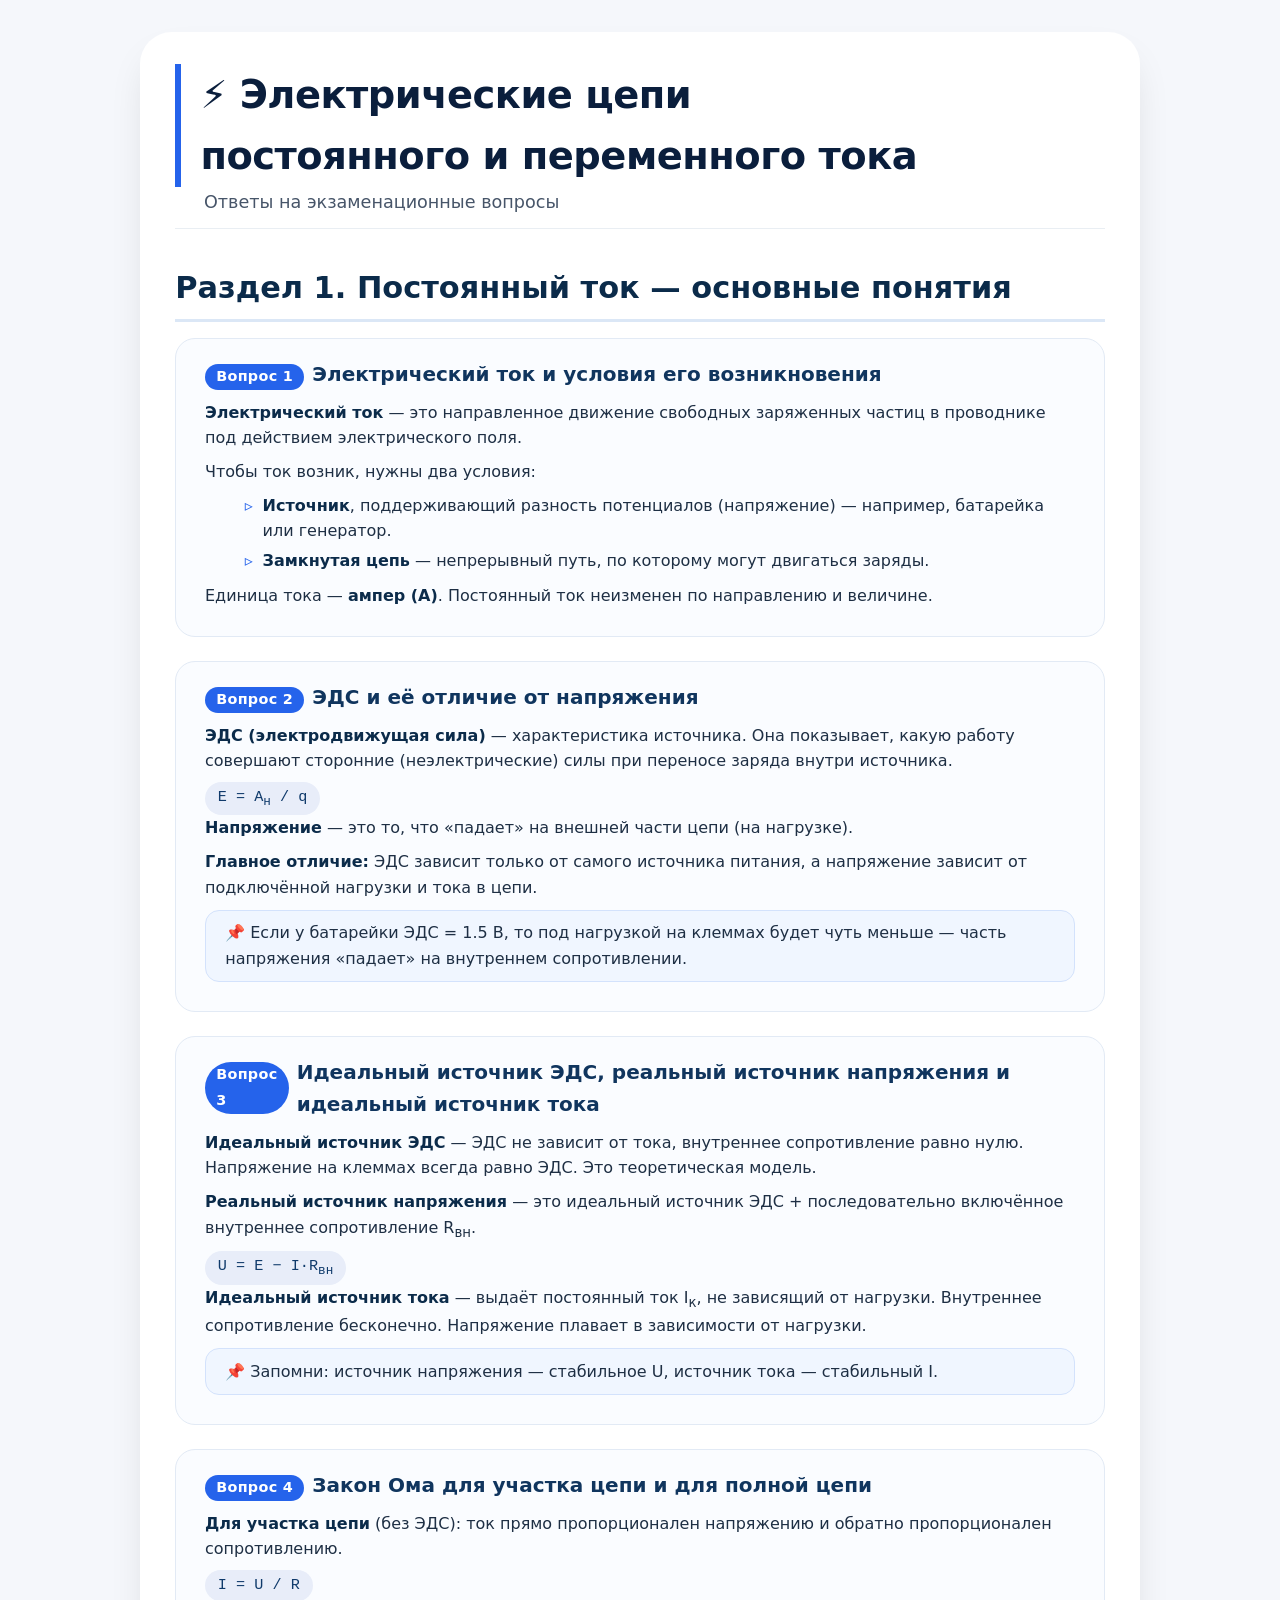
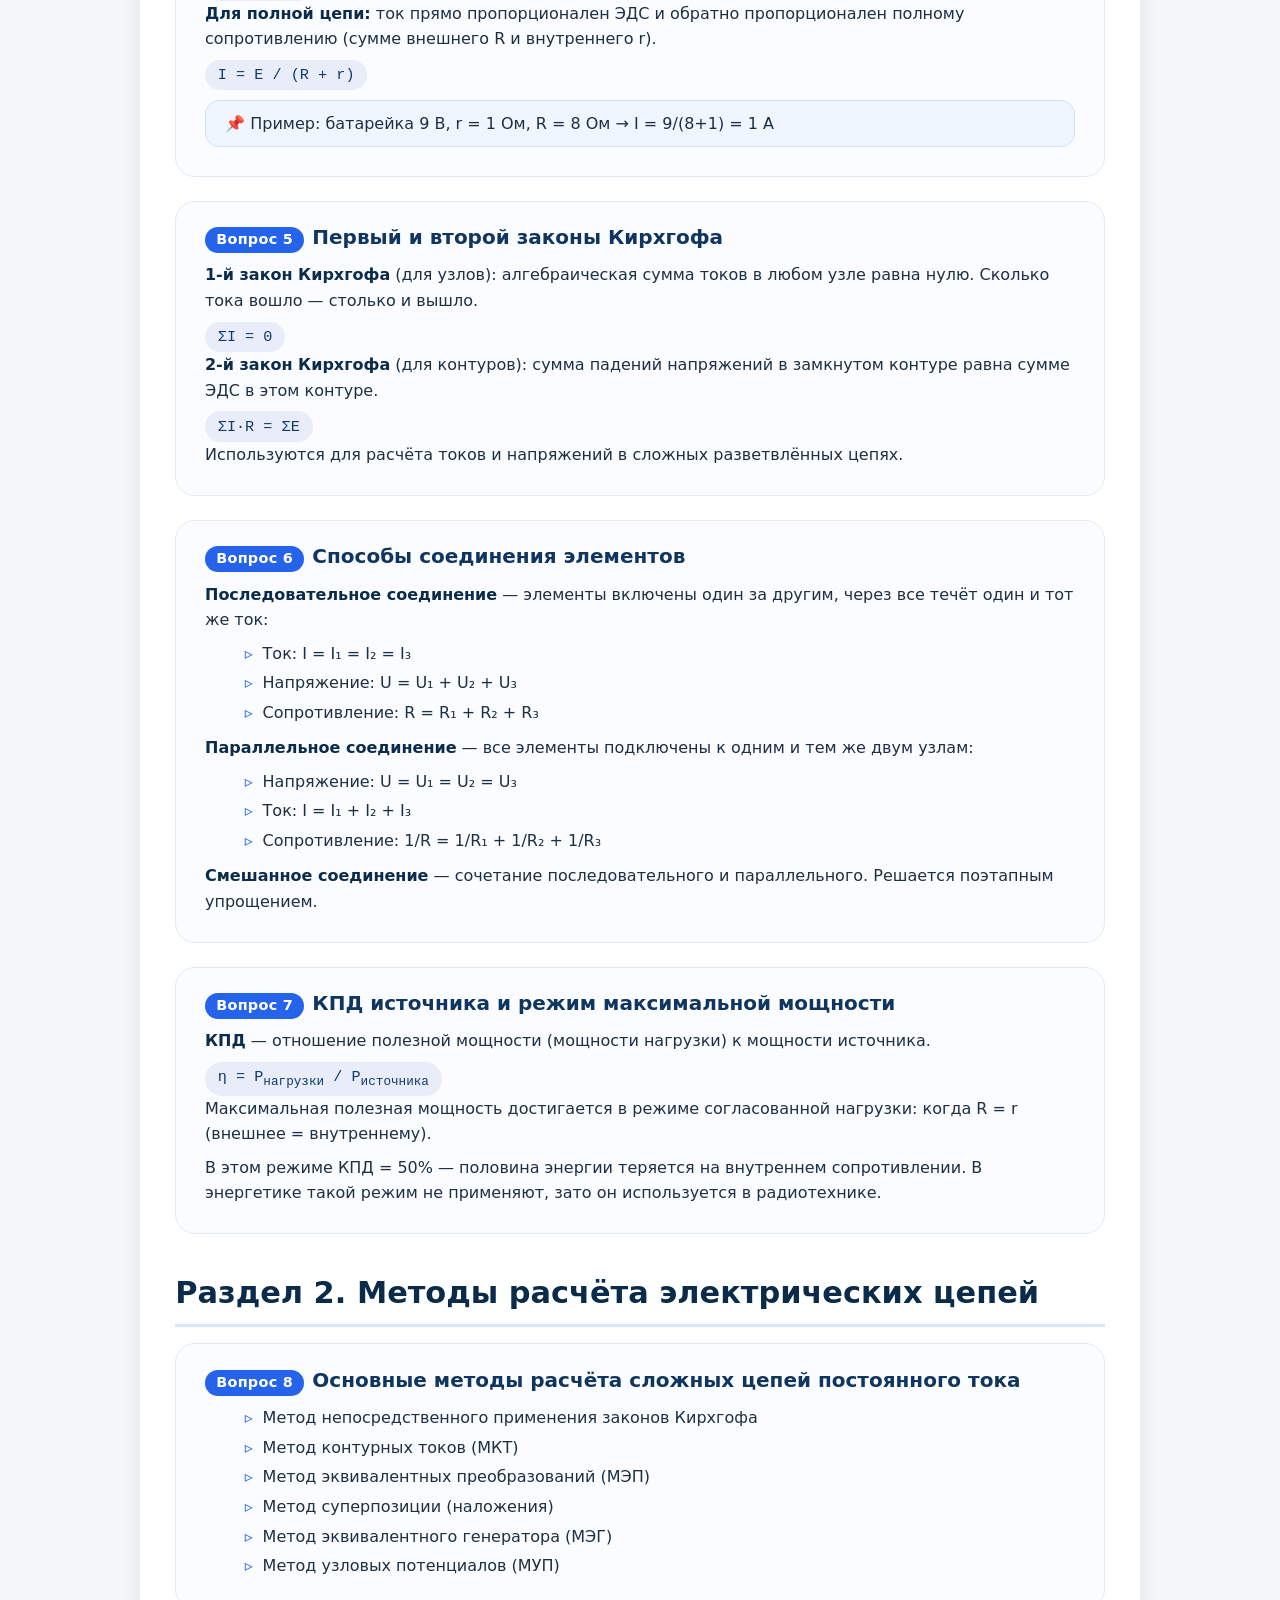
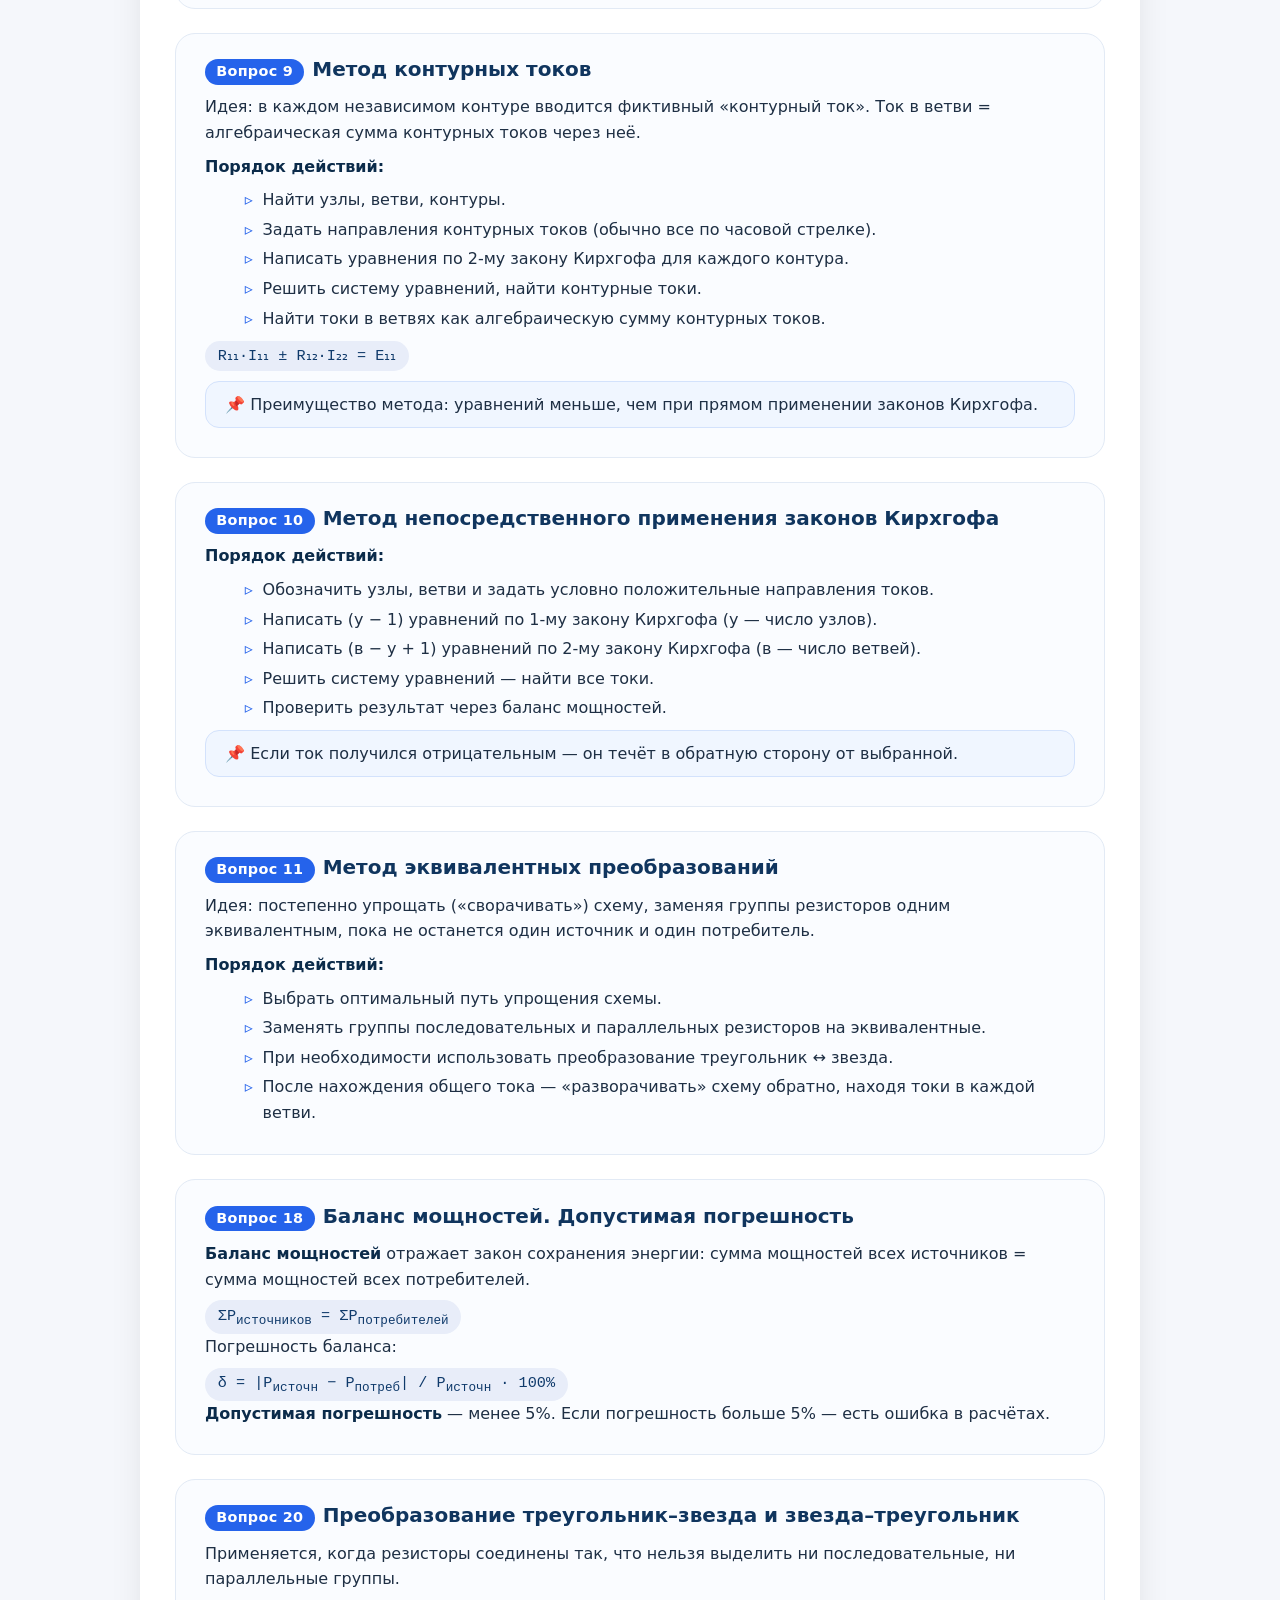
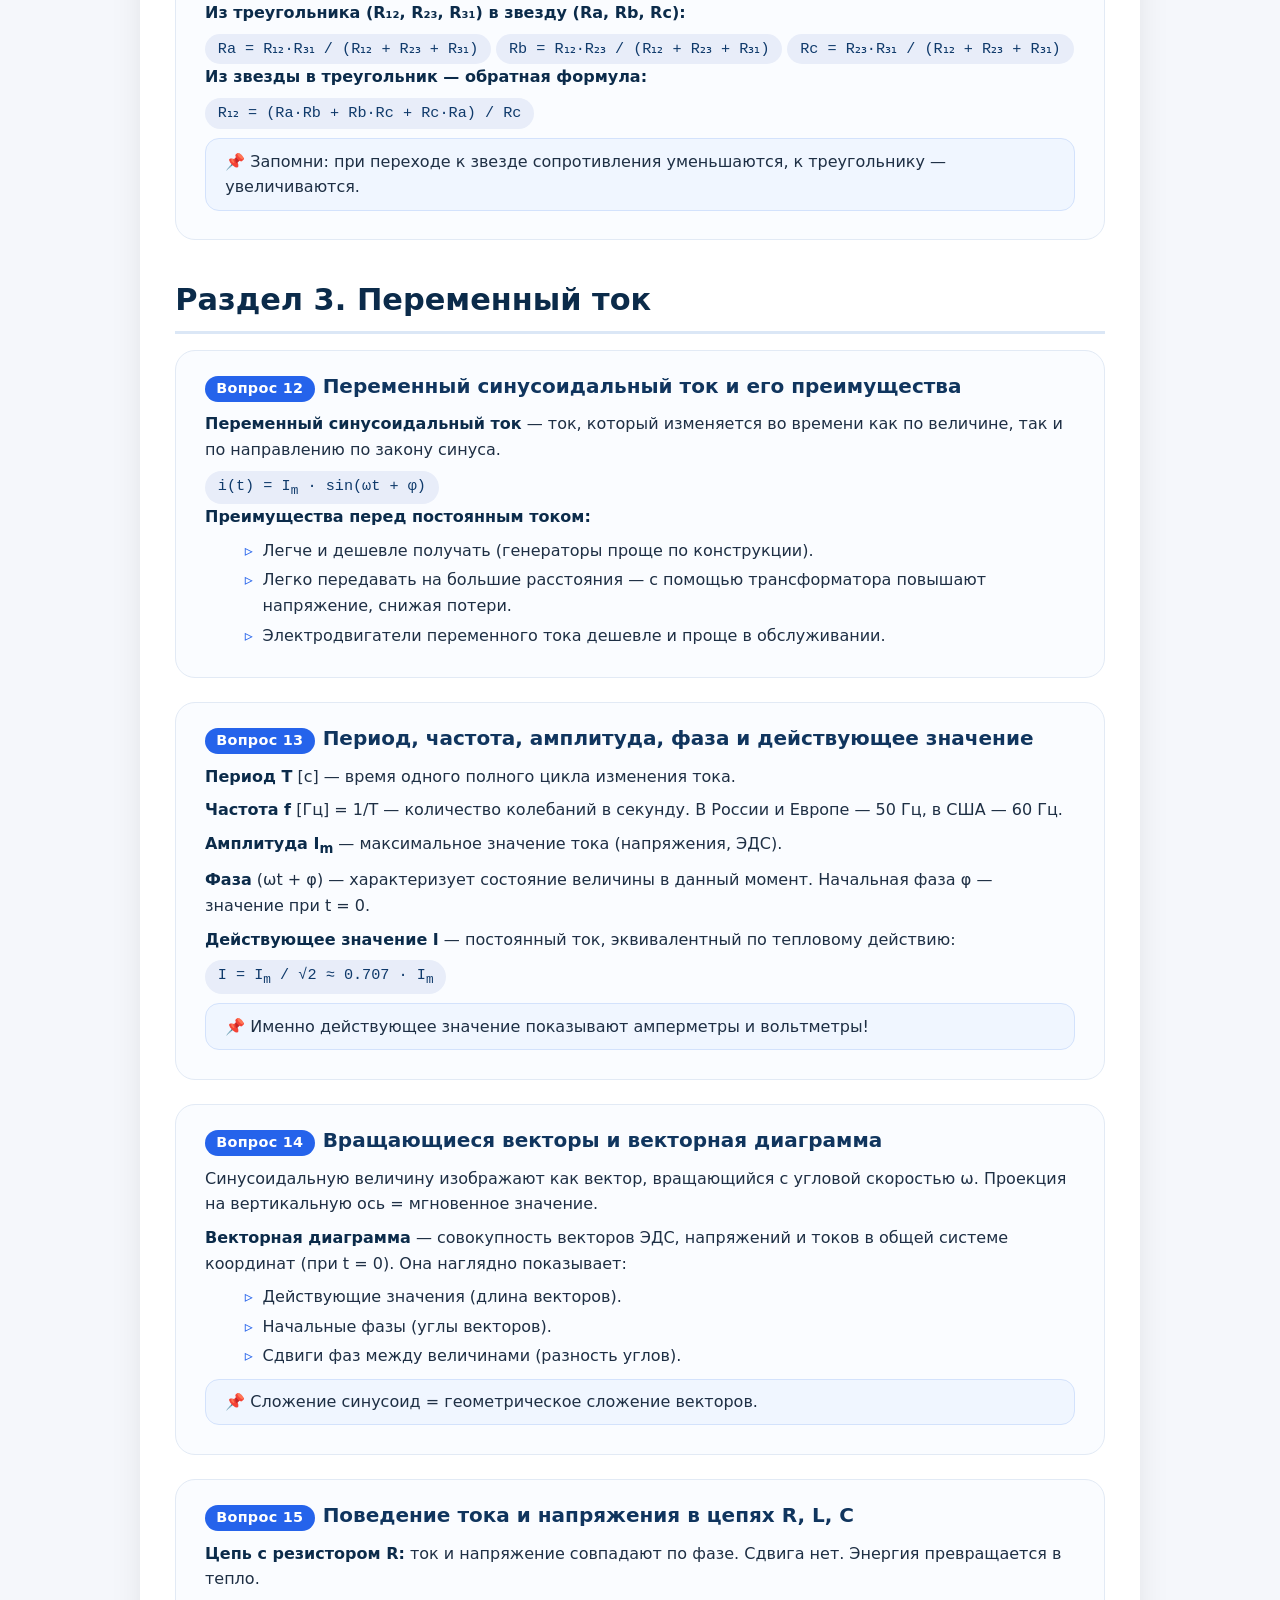
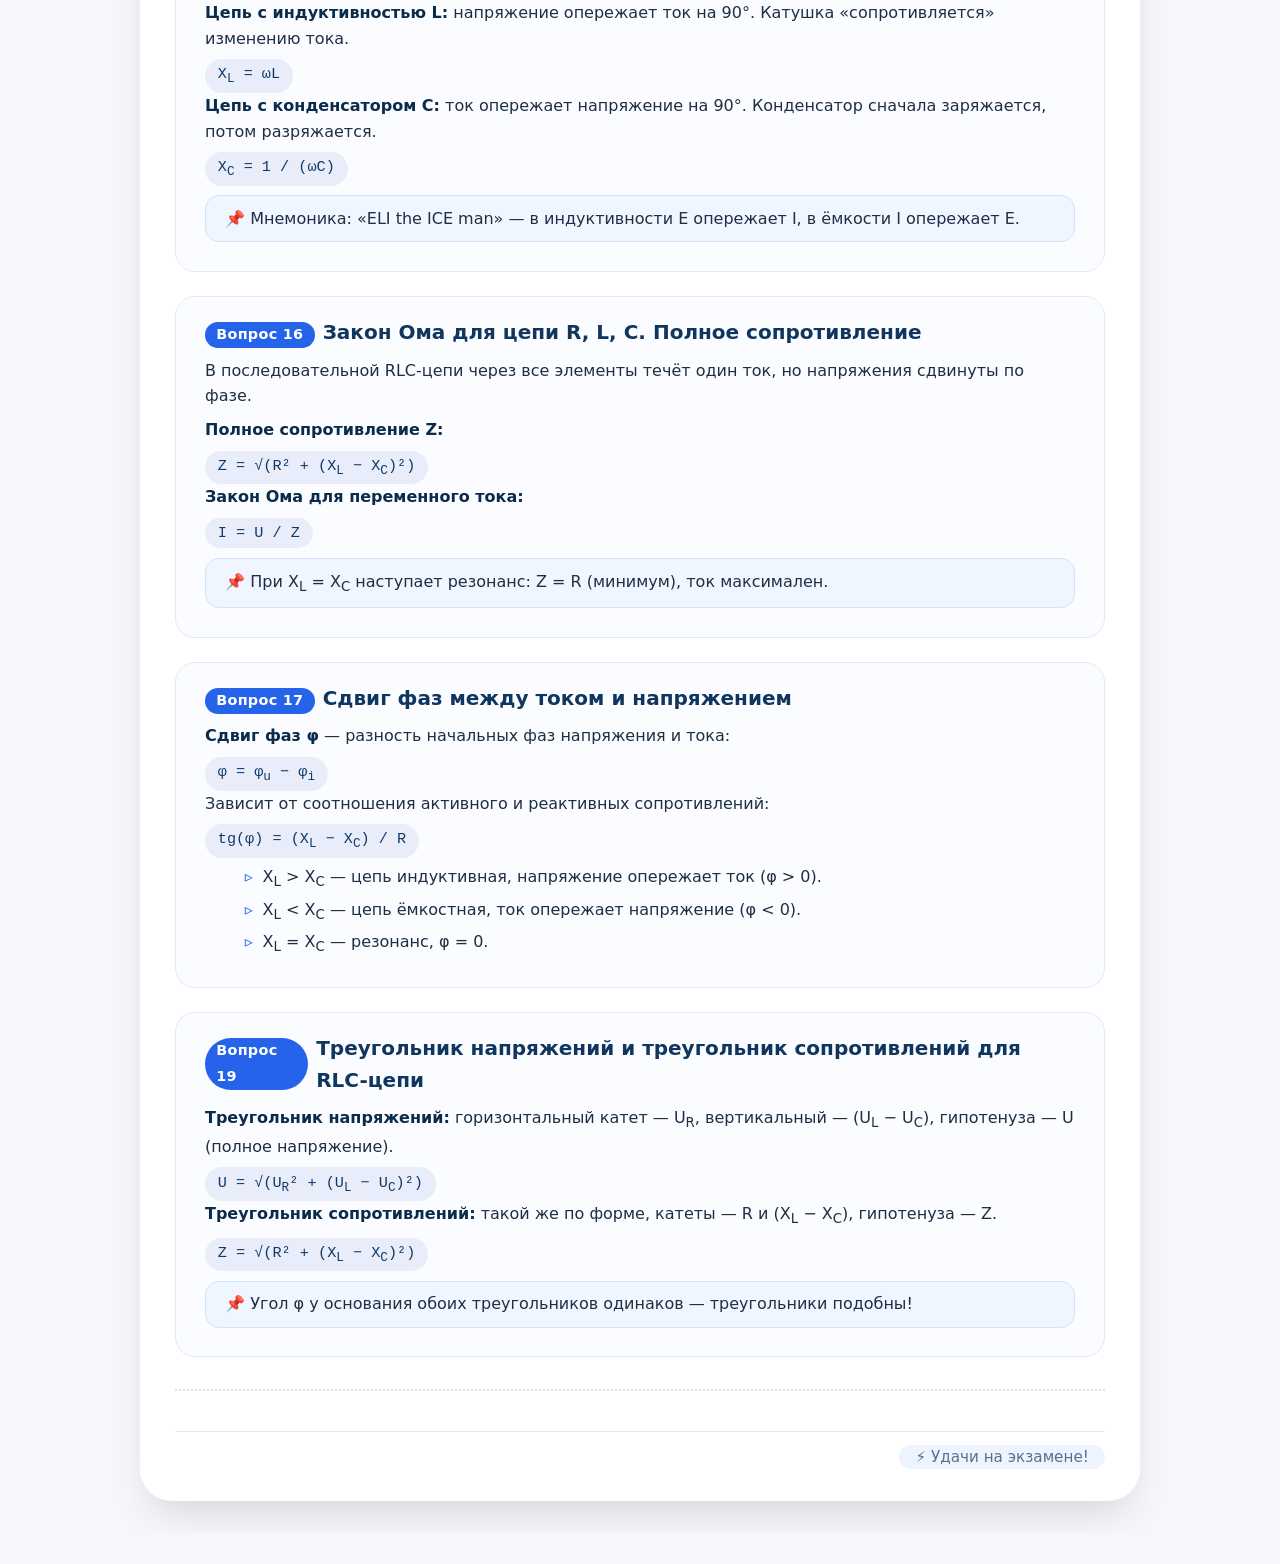
<file: index.html>
<!DOCTYPE html>
<html lang="ru">
<head>
    <meta charset="UTF-8">
    <meta name="viewport" content="width=device-width, initial-scale=1.0">
    <title>Ответы на экзамен: Электрические цепи</title>
    <style>
        * {
            margin: 0;
            padding: 0;
            box-sizing: border-box;
        }

        body {
            background: #f5f7fb;
            font-family: 'Segoe UI', Roboto, system-ui, -apple-system, sans-serif;
            padding: 2rem 1rem;
            line-height: 1.6;
            color: #1e293b;
        }

        .container {
            max-width: 1000px;
            margin: 0 auto;
            background: white;
            border-radius: 32px;
            padding: 2rem 2.2rem;
            box-shadow: 0 20px 40px -12px rgba(0, 0, 0, 0.15);
        }

        h1 {
            font-size: 2.4rem;
            font-weight: 700;
            letter-spacing: -0.5px;
            color: #0a1e3c;
            border-left: 6px solid #2563eb;
            padding-left: 1.2rem;
            margin-bottom: 0.25rem;
        }

        .subhead {
            font-size: 1.1rem;
            color: #475569;
            margin-top: -0.2rem;
            margin-bottom: 2.2rem;
            padding-left: 1.8rem;
            font-weight: 400;
            border-bottom: 1px solid #e9eef3;
            padding-bottom: 0.75rem;
        }

        .section-title {
            font-size: 1.9rem;
            font-weight: 600;
            margin: 2.2rem 0 1rem 0;
            color: #0b2b4a;
            border-bottom: 3px solid #dbe7f6;
            padding-bottom: 0.4rem;
        }

        .section-title:first-of-type {
            margin-top: 0.5rem;
        }

        .question-block {
            background: #fafcff;
            border-radius: 20px;
            padding: 1.2rem 1.8rem;
            margin-bottom: 1.5rem;
            border: 1px solid #e2eaf5;
            transition: box-shadow 0.15s;
        }

        .question-block:hover {
            box-shadow: 0 8px 18px -8px rgba(37, 99, 235, 0.12);
            border-color: #b9d0f0;
        }

        .question-title {
            font-size: 1.25rem;
            font-weight: 600;
            color: #10355e;
            margin-bottom: 0.6rem;
            display: flex;
            align-items: baseline;
            gap: 0.5rem;
        }

        .question-title .q-num {
            background: #2563eb;
            color: white;
            font-size: 0.9rem;
            font-weight: 600;
            padding: 0 0.7rem;
            border-radius: 30px;
            line-height: 1.8;
            letter-spacing: 0.3px;
        }

        .question-body {
            color: #1e2f44;
            font-size: 1rem;
        }

        .question-body p {
            margin-bottom: 0.5rem;
        }

        .question-body ul, .question-body ol {
            margin: 0.4rem 0 0.6rem 1.8rem;
        }

        .question-body li {
            margin-bottom: 0.2rem;
        }

        .question-body strong {
            color: #0b2b4a;
            font-weight: 600;
        }

        .question-body .highlight {
            background: #eef4ff;
            border-left: 4px solid #2563eb;
            padding: 0.1rem 0.8rem;
            border-radius: 0 8px 8px 0;
            display: inline-block;
            margin: 0.3rem 0;
        }

        .question-body .formula {
            background: #e8edf9;
            padding: 0.2rem 0.8rem;
            border-radius: 20px;
            font-family: 'Courier New', monospace;
            font-weight: 500;
            font-size: 0.95rem;
            display: inline-block;
            color: #0f3a6b;
        }

        .question-body .indent {
            padding-left: 1.2rem;
            border-left: 2px dashed #b9ceec;
            margin: 0.5rem 0 0.5rem 0.5rem;
        }

        .badge-note {
            background: #f1f5f9;
            color: #1e3d6b;
            font-size: 0.9rem;
            padding: 0.1rem 0.8rem;
            border-radius: 30px;
            display: inline-block;
            margin-right: 0.3rem;
        }

        hr {
            border: none;
            border-top: 2px dotted #d7e2f0;
            margin: 2rem 0 0.5rem 0;
        }

        .footer-credit {
            text-align: right;
            font-size: 0.95rem;
            color: #5b6f89;
            margin-top: 2.5rem;
            padding-top: 0.8rem;
            border-top: 1px solid #e2eaf5;
        }

        .footer-credit span {
            background: #eef4ff;
            padding: 0.2rem 1rem;
            border-radius: 40px;
        }

        @media (max-width: 600px) {
            .container {
                padding: 1.5rem 1rem;
            }
            h1 {
                font-size: 1.9rem;
                padding-left: 0.8rem;
            }
            .subhead {
                font-size: 1rem;
                padding-left: 0.8rem;
            }
            .section-title {
                font-size: 1.5rem;
            }
            .question-block {
                padding: 1rem 1.2rem;
            }
            .question-title {
                font-size: 1.1rem;
                flex-wrap: wrap;
            }
            .question-body ul, .question-body ol {
                margin-left: 1rem;
            }
        }

        /* для красивых маркеров */
        .question-body ul {
            list-style-type: '▹ ';
            padding-left: 1.5rem;
        }
        .question-body ul li {
            padding-left: 0.3rem;
            margin-bottom: 0.25rem;
        }
        .question-body ul li::marker {
            color: #2563eb;
        }

        /* для примеров */
        .example-box {
            background: #f0f6ff;
            border-radius: 14px;
            padding: 0.6rem 1.2rem;
            margin: 0.6rem 0;
            border: 1px solid #d3e2fc;
        }

        .example-box strong {
            color: #10355e;
        }
    </style>
</head>
<body>

<div class="container">
    <h1>⚡ Электрические цепи <br>постоянного и переменного тока</h1>
    <div class="subhead">Ответы на экзаменационные вопросы</div>

    <!-- Раздел 1 -->
    <h2 class="section-title">Раздел 1. Постоянный ток — основные понятия</h2>

    <div class="question-block">
        <div class="question-title"><span class="q-num">Вопрос 1</span> Электрический ток и условия его возникновения</div>
        <div class="question-body">
            <p><strong>Электрический ток</strong> — это направленное движение свободных заряженных частиц в проводнике под действием электрического поля.</p>
            <p>Чтобы ток возник, нужны два условия:</p>
            <ul>
                <li><strong>Источник</strong>, поддерживающий разность потенциалов (напряжение) — например, батарейка или генератор.</li>
                <li><strong>Замкнутая цепь</strong> — непрерывный путь, по которому могут двигаться заряды.</li>
            </ul>
            <p>Единица тока — <strong>ампер (А)</strong>. Постоянный ток неизменен по направлению и величине.</p>
        </div>
    </div>

    <div class="question-block">
        <div class="question-title"><span class="q-num">Вопрос 2</span> ЭДС и её отличие от напряжения</div>
        <div class="question-body">
            <p><strong>ЭДС (электродвижущая сила)</strong> — характеристика источника. Она показывает, какую работу совершают сторонние (неэлектрические) силы при переносе заряда внутри источника.</p>
            <div class="formula">E = A<sub>н</sub> / q</div>
            <p><strong>Напряжение</strong> — это то, что «падает» на внешней части цепи (на нагрузке).</p>
            <p><strong>Главное отличие:</strong> ЭДС зависит только от самого источника питания, а напряжение зависит от подключённой нагрузки и тока в цепи.</p>
            <div class="example-box">📌 Если у батарейки ЭДС = 1.5 В, то под нагрузкой на клеммах будет чуть меньше — часть напряжения «падает» на внутреннем сопротивлении.</div>
        </div>
    </div>

    <div class="question-block">
        <div class="question-title"><span class="q-num">Вопрос 3</span> Идеальный источник ЭДС, реальный источник напряжения и идеальный источник тока</div>
        <div class="question-body">
            <p><strong>Идеальный источник ЭДС</strong> — ЭДС не зависит от тока, внутреннее сопротивление равно нулю. Напряжение на клеммах всегда равно ЭДС. Это теоретическая модель.</p>
            <p><strong>Реальный источник напряжения</strong> — это идеальный источник ЭДС + последовательно включённое внутреннее сопротивление R<sub>вн</sub>.</p>
            <div class="formula">U = E − I·R<sub>вн</sub></div>
            <p><strong>Идеальный источник тока</strong> — выдаёт постоянный ток I<sub>к</sub>, не зависящий от нагрузки. Внутреннее сопротивление бесконечно. Напряжение плавает в зависимости от нагрузки.</p>
            <div class="example-box">📌 Запомни: источник напряжения — стабильное U, источник тока — стабильный I.</div>
        </div>
    </div>

    <div class="question-block">
        <div class="question-title"><span class="q-num">Вопрос 4</span> Закон Ома для участка цепи и для полной цепи</div>
        <div class="question-body">
            <p><strong>Для участка цепи</strong> (без ЭДС): ток прямо пропорционален напряжению и обратно пропорционален сопротивлению.</p>
            <div class="formula">I = U / R</div>
            <p><strong>Для полной цепи:</strong> ток прямо пропорционален ЭДС и обратно пропорционален полному сопротивлению (сумме внешнего R и внутреннего r).</p>
            <div class="formula">I = E / (R + r)</div>
            <div class="example-box">📌 Пример: батарейка 9 В, r = 1 Ом, R = 8 Ом → I = 9/(8+1) = 1 А</div>
        </div>
    </div>

    <div class="question-block">
        <div class="question-title"><span class="q-num">Вопрос 5</span> Первый и второй законы Кирхгофа</div>
        <div class="question-body">
            <p><strong>1-й закон Кирхгофа</strong> (для узлов): алгебраическая сумма токов в любом узле равна нулю. Сколько тока вошло — столько и вышло.</p>
            <div class="formula">ΣI = 0</div>
            <p><strong>2-й закон Кирхгофа</strong> (для контуров): сумма падений напряжений в замкнутом контуре равна сумме ЭДС в этом контуре.</p>
            <div class="formula">ΣI·R = ΣE</div>
            <p>Используются для расчёта токов и напряжений в сложных разветвлённых цепях.</p>
        </div>
    </div>

    <div class="question-block">
        <div class="question-title"><span class="q-num">Вопрос 6</span> Способы соединения элементов</div>
        <div class="question-body">
            <p><strong>Последовательное соединение</strong> — элементы включены один за другим, через все течёт один и тот же ток:</p>
            <ul>
                <li>Ток: I = I₁ = I₂ = I₃</li>
                <li>Напряжение: U = U₁ + U₂ + U₃</li>
                <li>Сопротивление: R = R₁ + R₂ + R₃</li>
            </ul>
            <p><strong>Параллельное соединение</strong> — все элементы подключены к одним и тем же двум узлам:</p>
            <ul>
                <li>Напряжение: U = U₁ = U₂ = U₃</li>
                <li>Ток: I = I₁ + I₂ + I₃</li>
                <li>Сопротивление: 1/R = 1/R₁ + 1/R₂ + 1/R₃</li>
            </ul>
            <p><strong>Смешанное соединение</strong> — сочетание последовательного и параллельного. Решается поэтапным упрощением.</p>
        </div>
    </div>

    <div class="question-block">
        <div class="question-title"><span class="q-num">Вопрос 7</span> КПД источника и режим максимальной мощности</div>
        <div class="question-body">
            <p><strong>КПД</strong> — отношение полезной мощности (мощности нагрузки) к мощности источника.</p>
            <div class="formula">η = P<sub>нагрузки</sub> / P<sub>источника</sub></div>
            <p>Максимальная полезная мощность достигается в режиме согласованной нагрузки: когда R = r (внешнее = внутреннему).</p>
            <p>В этом режиме КПД = 50% — половина энергии теряется на внутреннем сопротивлении. В энергетике такой режим не применяют, зато он используется в радиотехнике.</p>
        </div>
    </div>

    <!-- Раздел 2 -->
    <h2 class="section-title">Раздел 2. Методы расчёта электрических цепей</h2>

    <div class="question-block">
        <div class="question-title"><span class="q-num">Вопрос 8</span> Основные методы расчёта сложных цепей постоянного тока</div>
        <div class="question-body">
            <ul>
                <li>Метод непосредственного применения законов Кирхгофа</li>
                <li>Метод контурных токов (МКТ)</li>
                <li>Метод эквивалентных преобразований (МЭП)</li>
                <li>Метод суперпозиции (наложения)</li>
                <li>Метод эквивалентного генератора (МЭГ)</li>
                <li>Метод узловых потенциалов (МУП)</li>
            </ul>
        </div>
    </div>

    <div class="question-block">
        <div class="question-title"><span class="q-num">Вопрос 9</span> Метод контурных токов</div>
        <div class="question-body">
            <p>Идея: в каждом независимом контуре вводится фиктивный «контурный ток». Ток в ветви = алгебраическая сумма контурных токов через неё.</p>
            <p><strong>Порядок действий:</strong></p>
            <ul>
                <li>Найти узлы, ветви, контуры.</li>
                <li>Задать направления контурных токов (обычно все по часовой стрелке).</li>
                <li>Написать уравнения по 2-му закону Кирхгофа для каждого контура.</li>
                <li>Решить систему уравнений, найти контурные токи.</li>
                <li>Найти токи в ветвях как алгебраическую сумму контурных токов.</li>
            </ul>
            <div class="formula">R₁₁·I₁₁ ± R₁₂·I₂₂ = E₁₁</div>
            <div class="example-box">📌 Преимущество метода: уравнений меньше, чем при прямом применении законов Кирхгофа.</div>
        </div>
    </div>

    <div class="question-block">
        <div class="question-title"><span class="q-num">Вопрос 10</span> Метод непосредственного применения законов Кирхгофа</div>
        <div class="question-body">
            <p><strong>Порядок действий:</strong></p>
            <ul>
                <li>Обозначить узлы, ветви и задать условно положительные направления токов.</li>
                <li>Написать (у − 1) уравнений по 1-му закону Кирхгофа (у — число узлов).</li>
                <li>Написать (в − у + 1) уравнений по 2-му закону Кирхгофа (в — число ветвей).</li>
                <li>Решить систему уравнений — найти все токи.</li>
                <li>Проверить результат через баланс мощностей.</li>
            </ul>
            <div class="example-box">📌 Если ток получился отрицательным — он течёт в обратную сторону от выбранной.</div>
        </div>
    </div>

    <div class="question-block">
        <div class="question-title"><span class="q-num">Вопрос 11</span> Метод эквивалентных преобразований</div>
        <div class="question-body">
            <p>Идея: постепенно упрощать («сворачивать») схему, заменяя группы резисторов одним эквивалентным, пока не останется один источник и один потребитель.</p>
            <p><strong>Порядок действий:</strong></p>
            <ul>
                <li>Выбрать оптимальный путь упрощения схемы.</li>
                <li>Заменять группы последовательных и параллельных резисторов на эквивалентные.</li>
                <li>При необходимости использовать преобразование треугольник ↔ звезда.</li>
                <li>После нахождения общего тока — «разворачивать» схему обратно, находя токи в каждой ветви.</li>
            </ul>
        </div>
    </div>

    <div class="question-block">
        <div class="question-title"><span class="q-num">Вопрос 18</span> Баланс мощностей. Допустимая погрешность</div>
        <div class="question-body">
            <p><strong>Баланс мощностей</strong> отражает закон сохранения энергии: сумма мощностей всех источников = сумма мощностей всех потребителей.</p>
            <div class="formula">ΣP<sub>источников</sub> = ΣP<sub>потребителей</sub></div>
            <p>Погрешность баланса:</p>
            <div class="formula">δ = |P<sub>источн</sub> − P<sub>потреб</sub>| / P<sub>источн</sub> · 100%</div>
            <p><strong>Допустимая погрешность</strong> — менее 5%. Если погрешность больше 5% — есть ошибка в расчётах.</p>
        </div>
    </div>

    <div class="question-block">
        <div class="question-title"><span class="q-num">Вопрос 20</span> Преобразование треугольник–звезда и звезда–треугольник</div>
        <div class="question-body">
            <p>Применяется, когда резисторы соединены так, что нельзя выделить ни последовательные, ни параллельные группы.</p>
            <p><strong>Из треугольника (R₁₂, R₂₃, R₃₁) в звезду (Ra, Rb, Rc):</strong></p>
            <div class="formula">Ra = R₁₂·R₃₁ / (R₁₂ + R₂₃ + R₃₁)</div>
            <div class="formula">Rb = R₁₂·R₂₃ / (R₁₂ + R₂₃ + R₃₁)</div>
            <div class="formula">Rc = R₂₃·R₃₁ / (R₁₂ + R₂₃ + R₃₁)</div>
            <p><strong>Из звезды в треугольник — обратная формула:</strong></p>
            <div class="formula">R₁₂ = (Ra·Rb + Rb·Rc + Rc·Ra) / Rc</div>
            <div class="example-box">📌 Запомни: при переходе к звезде сопротивления уменьшаются, к треугольнику — увеличиваются.</div>
        </div>
    </div>

    <!-- Раздел 3 -->
    <h2 class="section-title">Раздел 3. Переменный ток</h2>

    <div class="question-block">
        <div class="question-title"><span class="q-num">Вопрос 12</span> Переменный синусоидальный ток и его преимущества</div>
        <div class="question-body">
            <p><strong>Переменный синусоидальный ток</strong> — ток, который изменяется во времени как по величине, так и по направлению по закону синуса.</p>
            <div class="formula">i(t) = I<sub>m</sub> · sin(ωt + φ)</div>
            <p><strong>Преимущества перед постоянным током:</strong></p>
            <ul>
                <li>Легче и дешевле получать (генераторы проще по конструкции).</li>
                <li>Легко передавать на большие расстояния — с помощью трансформатора повышают напряжение, снижая потери.</li>
                <li>Электродвигатели переменного тока дешевле и проще в обслуживании.</li>
            </ul>
        </div>
    </div>

    <div class="question-block">
        <div class="question-title"><span class="q-num">Вопрос 13</span> Период, частота, амплитуда, фаза и действующее значение</div>
        <div class="question-body">
            <p><strong>Период T</strong> [с] — время одного полного цикла изменения тока.</p>
            <p><strong>Частота f</strong> [Гц] = 1/T — количество колебаний в секунду. В России и Европе — 50 Гц, в США — 60 Гц.</p>
            <p><strong>Амплитуда I<sub>m</sub></strong> — максимальное значение тока (напряжения, ЭДС).</p>
            <p><strong>Фаза</strong> (ωt + φ) — характеризует состояние величины в данный момент. Начальная фаза φ — значение при t = 0.</p>
            <p><strong>Действующее значение I</strong> — постоянный ток, эквивалентный по тепловому действию:</p>
            <div class="formula">I = I<sub>m</sub> / √2 ≈ 0.707 · I<sub>m</sub></div>
            <div class="example-box">📌 Именно действующее значение показывают амперметры и вольтметры!</div>
        </div>
    </div>

    <div class="question-block">
        <div class="question-title"><span class="q-num">Вопрос 14</span> Вращающиеся векторы и векторная диаграмма</div>
        <div class="question-body">
            <p>Синусоидальную величину изображают как вектор, вращающийся с угловой скоростью ω. Проекция на вертикальную ось = мгновенное значение.</p>
            <p><strong>Векторная диаграмма</strong> — совокупность векторов ЭДС, напряжений и токов в общей системе координат (при t = 0). Она наглядно показывает:</p>
            <ul>
                <li>Действующие значения (длина векторов).</li>
                <li>Начальные фазы (углы векторов).</li>
                <li>Сдвиги фаз между величинами (разность углов).</li>
            </ul>
            <div class="example-box">📌 Сложение синусоид = геометрическое сложение векторов.</div>
        </div>
    </div>

    <div class="question-block">
        <div class="question-title"><span class="q-num">Вопрос 15</span> Поведение тока и напряжения в цепях R, L, C</div>
        <div class="question-body">
            <p><strong>Цепь с резистором R:</strong> ток и напряжение совпадают по фазе. Сдвига нет. Энергия превращается в тепло.</p>
            <p><strong>Цепь с индуктивностью L:</strong> напряжение опережает ток на 90°. Катушка «сопротивляется» изменению тока.</p>
            <div class="formula">X<sub>L</sub> = ωL</div>
            <p><strong>Цепь с конденсатором C:</strong> ток опережает напряжение на 90°. Конденсатор сначала заряжается, потом разряжается.</p>
            <div class="formula">X<sub>C</sub> = 1 / (ωC)</div>
            <div class="example-box">📌 Мнемоника: «ELI the ICE man» — в индуктивности E опережает I, в ёмкости I опережает E.</div>
        </div>
    </div>

    <div class="question-block">
        <div class="question-title"><span class="q-num">Вопрос 16</span> Закон Ома для цепи R, L, C. Полное сопротивление</div>
        <div class="question-body">
            <p>В последовательной RLC-цепи через все элементы течёт один ток, но напряжения сдвинуты по фазе.</p>
            <p><strong>Полное сопротивление Z:</strong></p>
            <div class="formula">Z = √(R² + (X<sub>L</sub> − X<sub>C</sub>)²)</div>
            <p><strong>Закон Ома для переменного тока:</strong></p>
            <div class="formula">I = U / Z</div>
            <div class="example-box">📌 При X<sub>L</sub> = X<sub>C</sub> наступает резонанс: Z = R (минимум), ток максимален.</div>
        </div>
    </div>

    <div class="question-block">
        <div class="question-title"><span class="q-num">Вопрос 17</span> Сдвиг фаз между током и напряжением</div>
        <div class="question-body">
            <p><strong>Сдвиг фаз φ</strong> — разность начальных фаз напряжения и тока:</p>
            <div class="formula">φ = φ<sub>u</sub> − φ<sub>i</sub></div>
            <p>Зависит от соотношения активного и реактивных сопротивлений:</p>
            <div class="formula">tg(φ) = (X<sub>L</sub> − X<sub>C</sub>) / R</div>
            <ul>
                <li>X<sub>L</sub> &gt; X<sub>C</sub> — цепь индуктивная, напряжение опережает ток (φ &gt; 0).</li>
                <li>X<sub>L</sub> &lt; X<sub>C</sub> — цепь ёмкостная, ток опережает напряжение (φ &lt; 0).</li>
                <li>X<sub>L</sub> = X<sub>C</sub> — резонанс, φ = 0.</li>
            </ul>
        </div>
    </div>

    <div class="question-block">
        <div class="question-title"><span class="q-num">Вопрос 19</span> Треугольник напряжений и треугольник сопротивлений для RLC-цепи</div>
        <div class="question-body">
            <p><strong>Треугольник напряжений:</strong> горизонтальный катет — U<sub>R</sub>, вертикальный — (U<sub>L</sub> − U<sub>C</sub>), гипотенуза — U (полное напряжение).</p>
            <div class="formula">U = √(U<sub>R</sub>² + (U<sub>L</sub> − U<sub>C</sub>)²)</div>
            <p><strong>Треугольник сопротивлений:</strong> такой же по форме, катеты — R и (X<sub>L</sub> − X<sub>C</sub>), гипотенуза — Z.</p>
            <div class="formula">Z = √(R² + (X<sub>L</sub> − X<sub>C</sub>)²)</div>
            <div class="example-box">📌 Угол φ у основания обоих треугольников одинаков — треугольники подобны!</div>
        </div>
    </div>

    <hr>
    <div class="footer-credit"><span>⚡ Удачи на экзамене!</span></div>
</div>

</body>
</html>
</file>
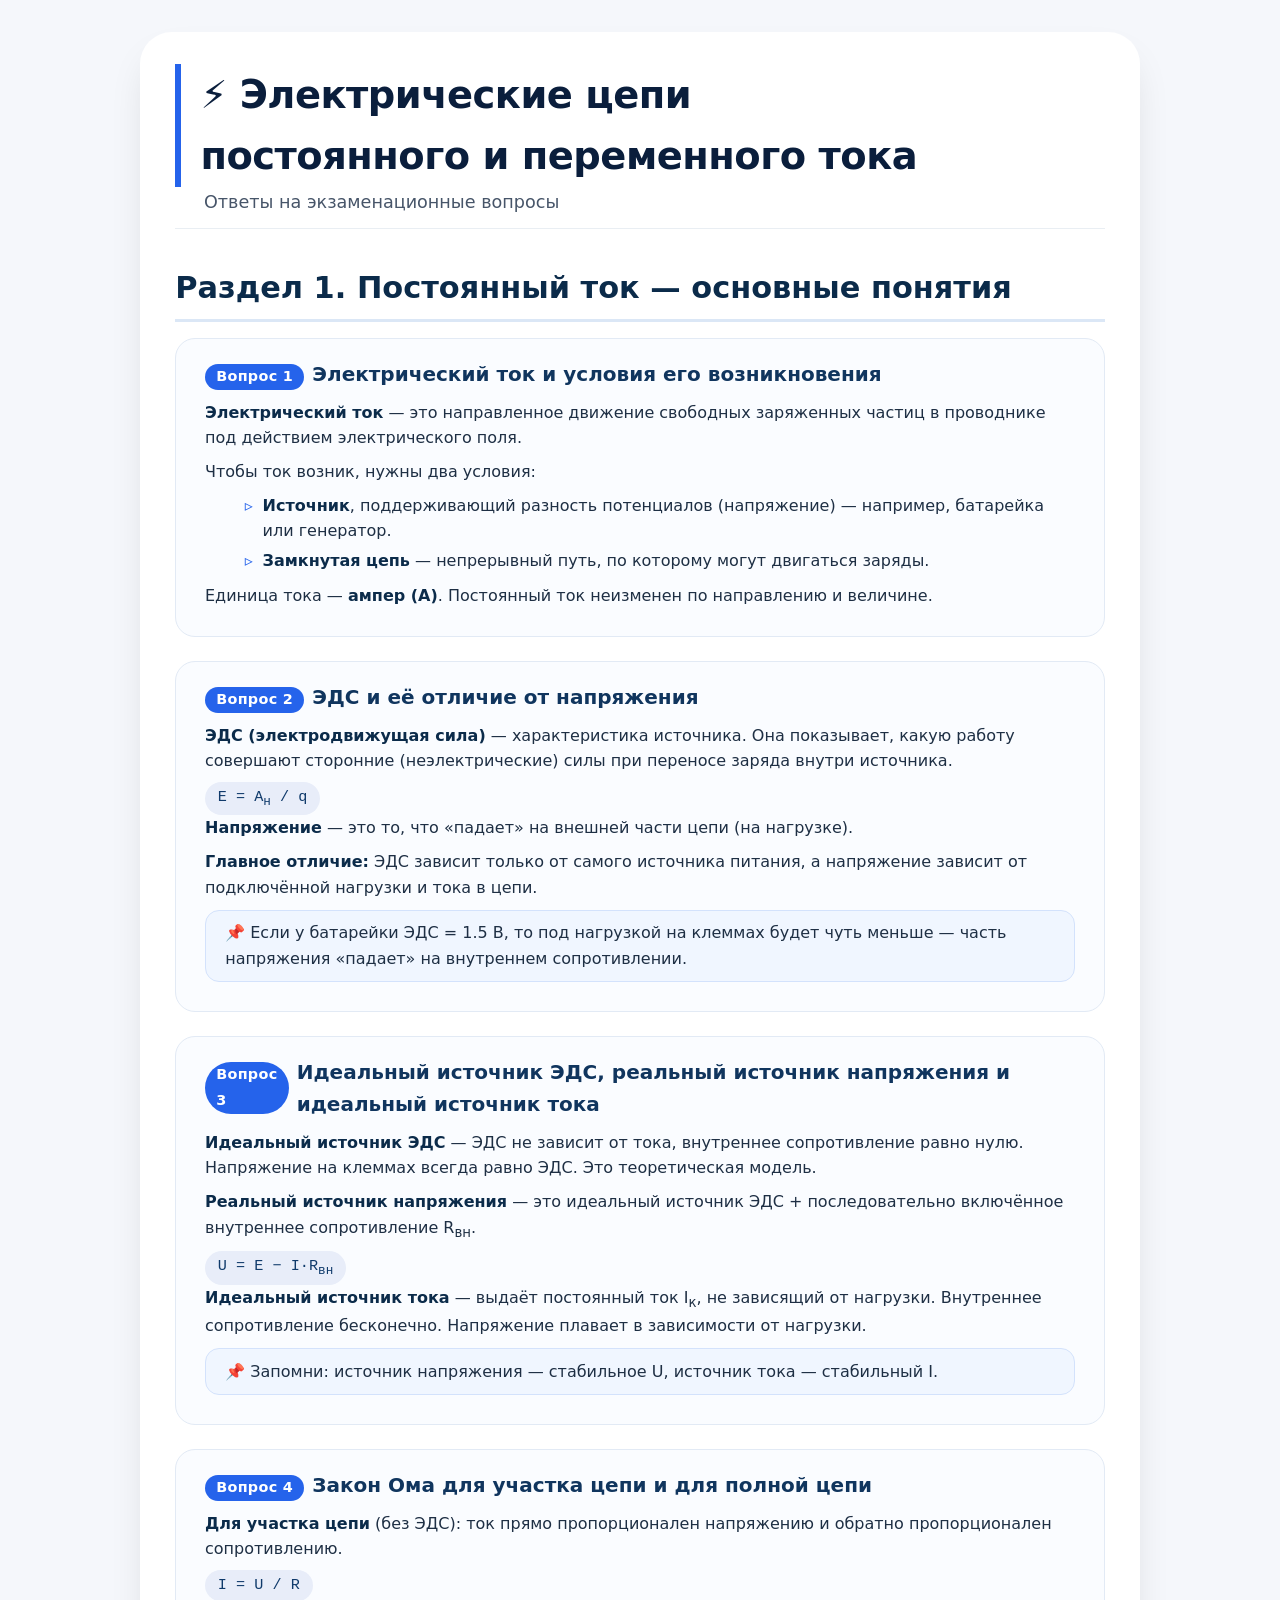
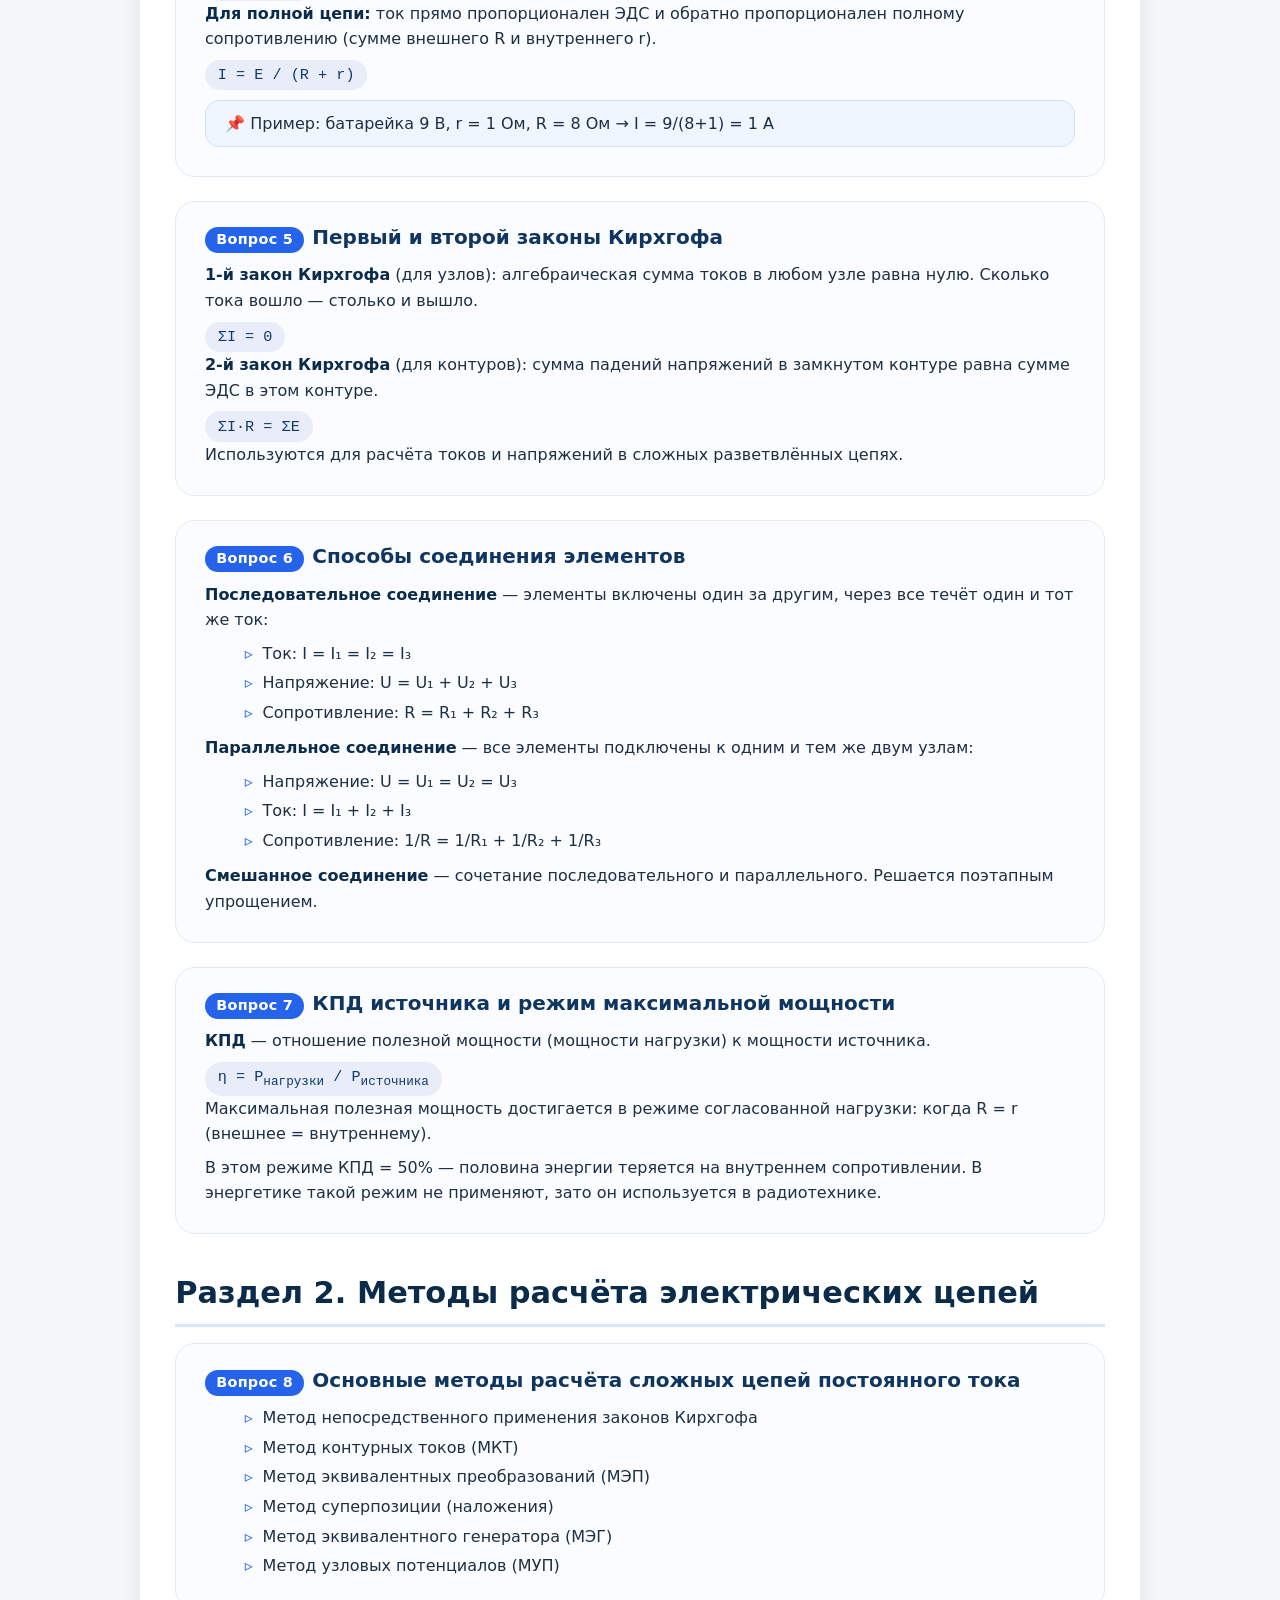
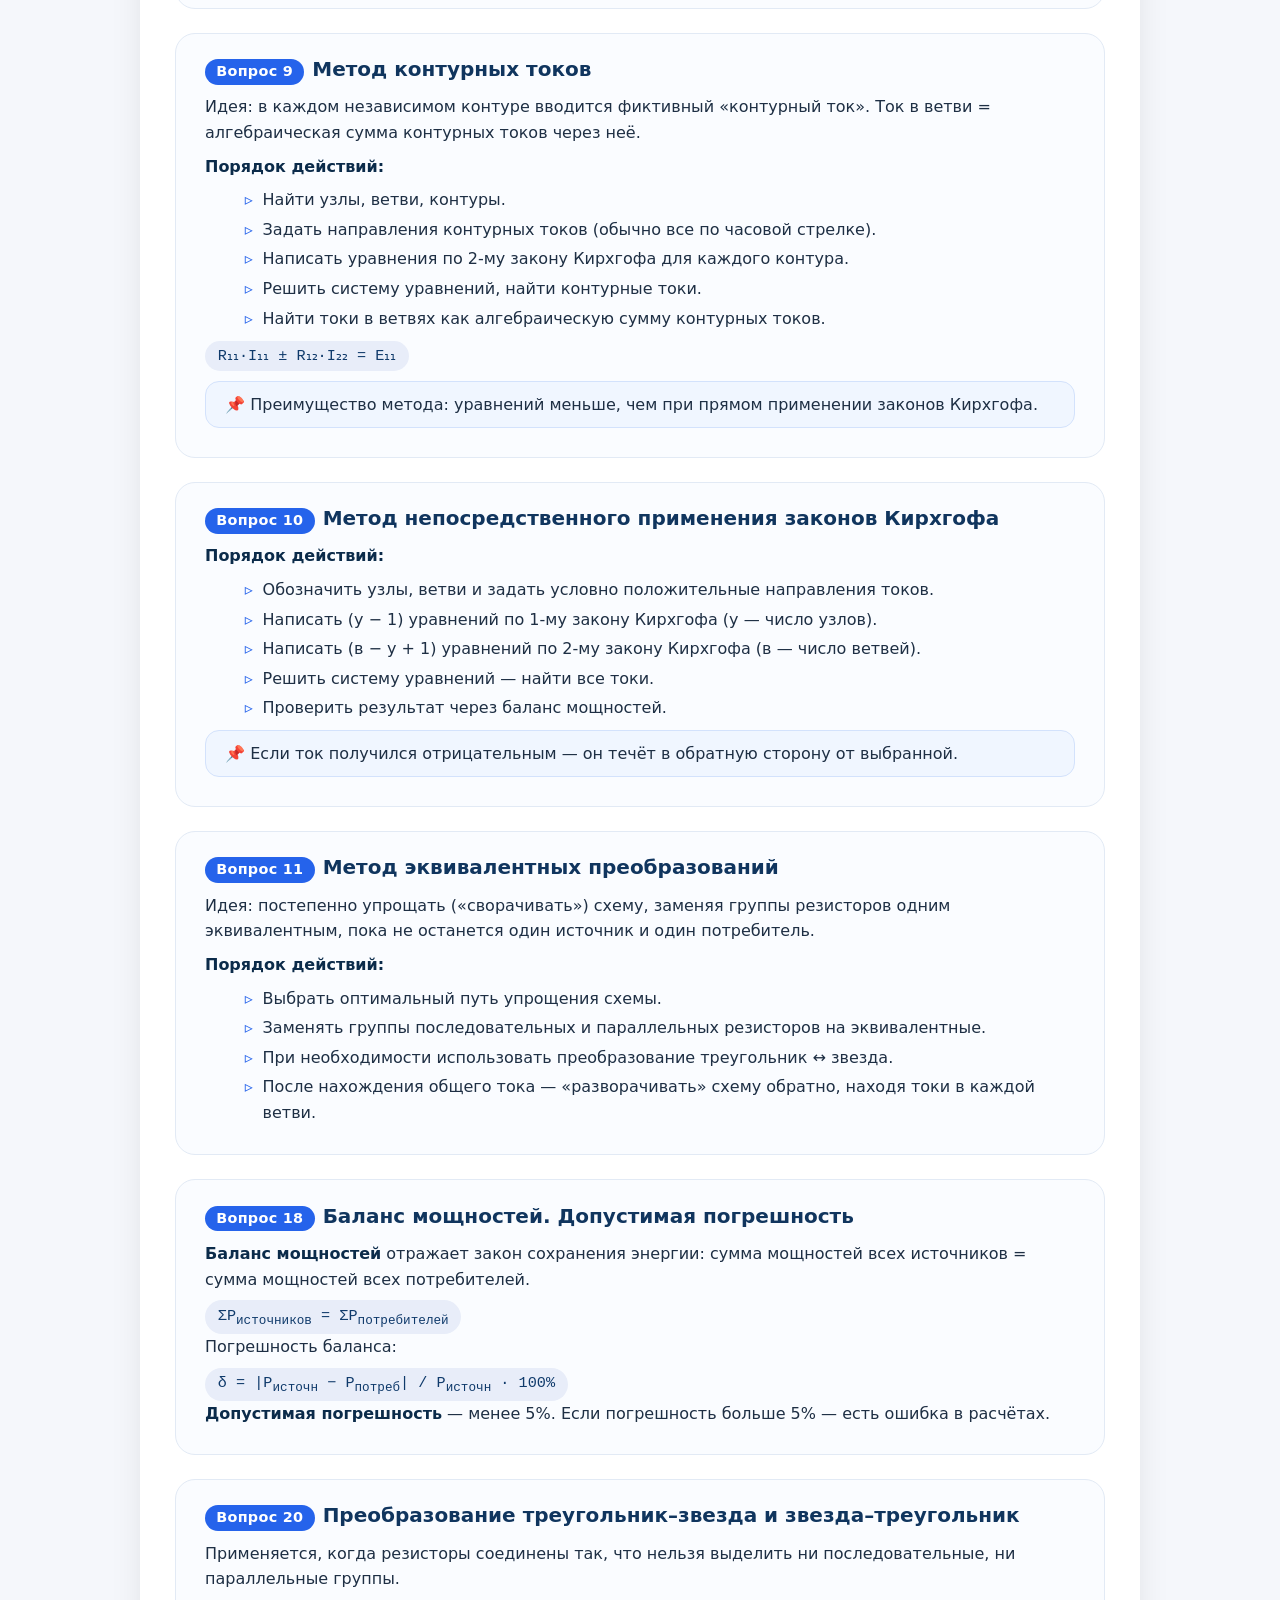
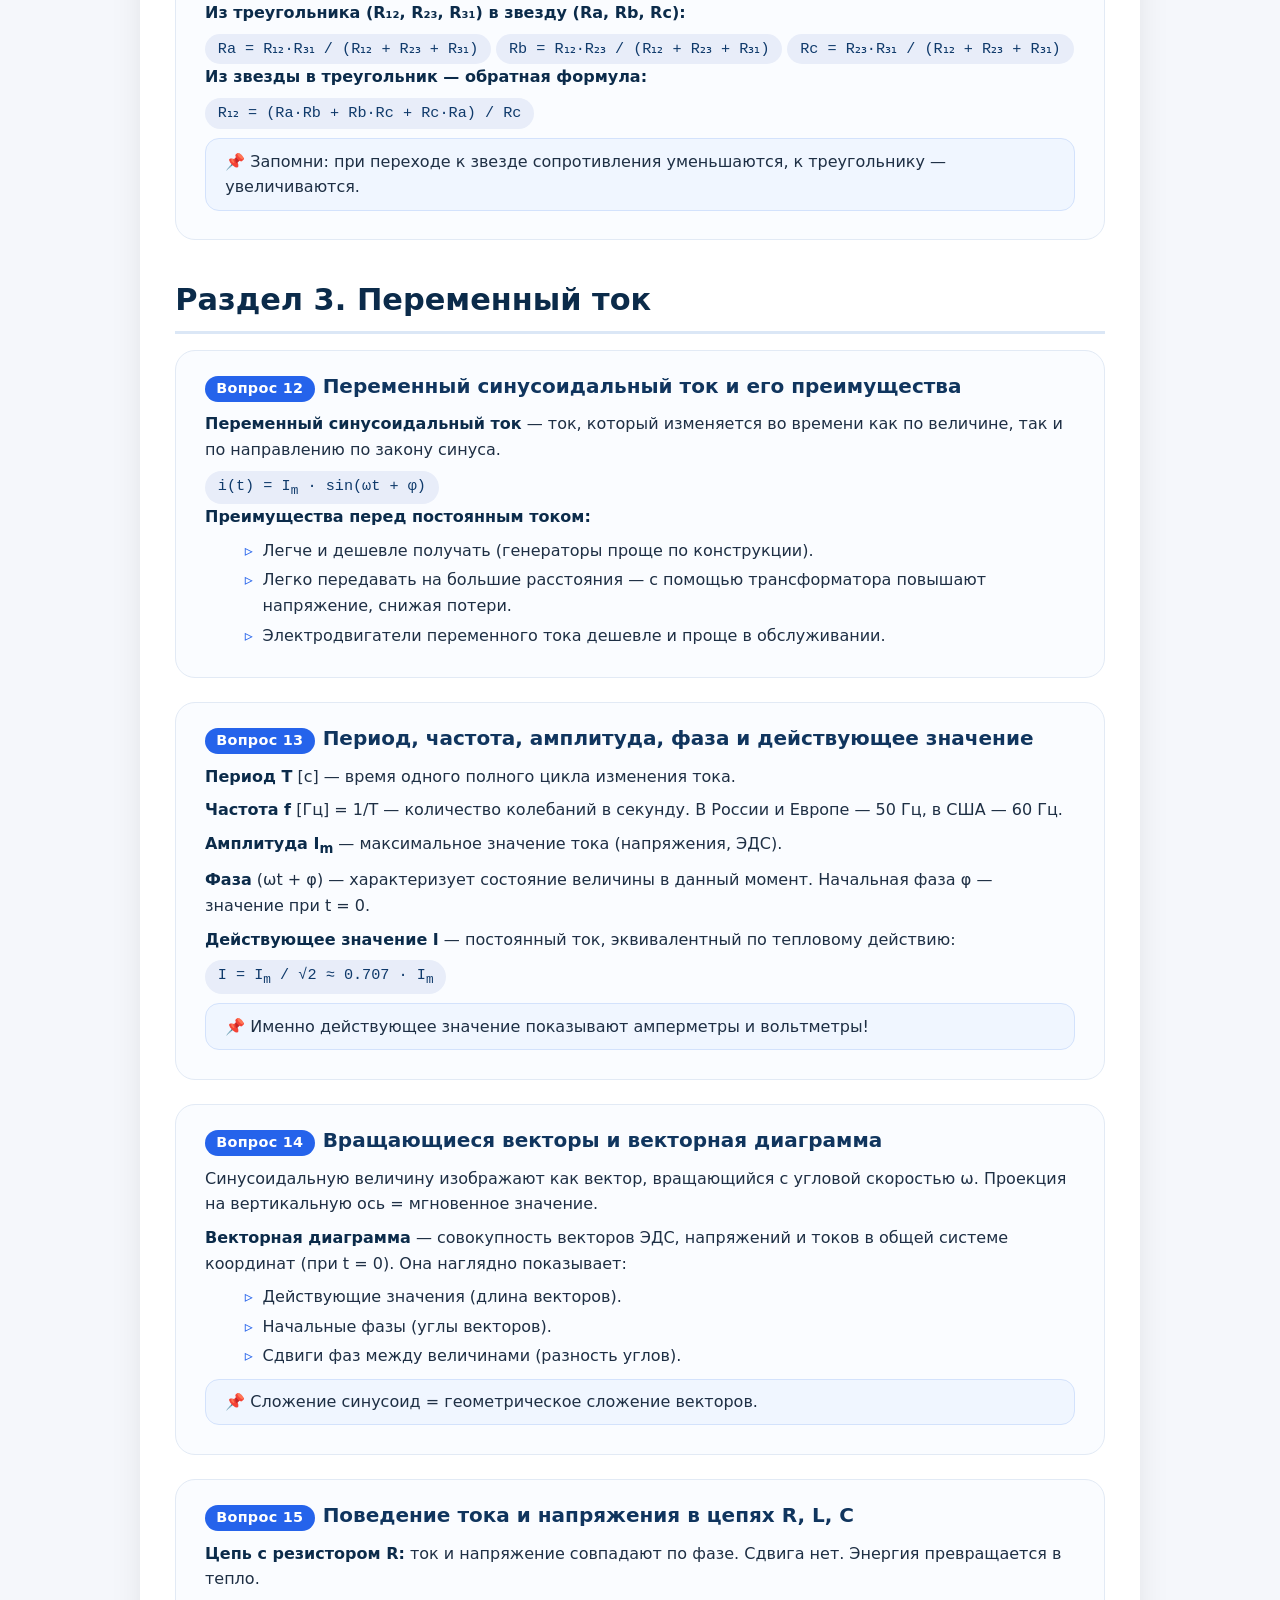
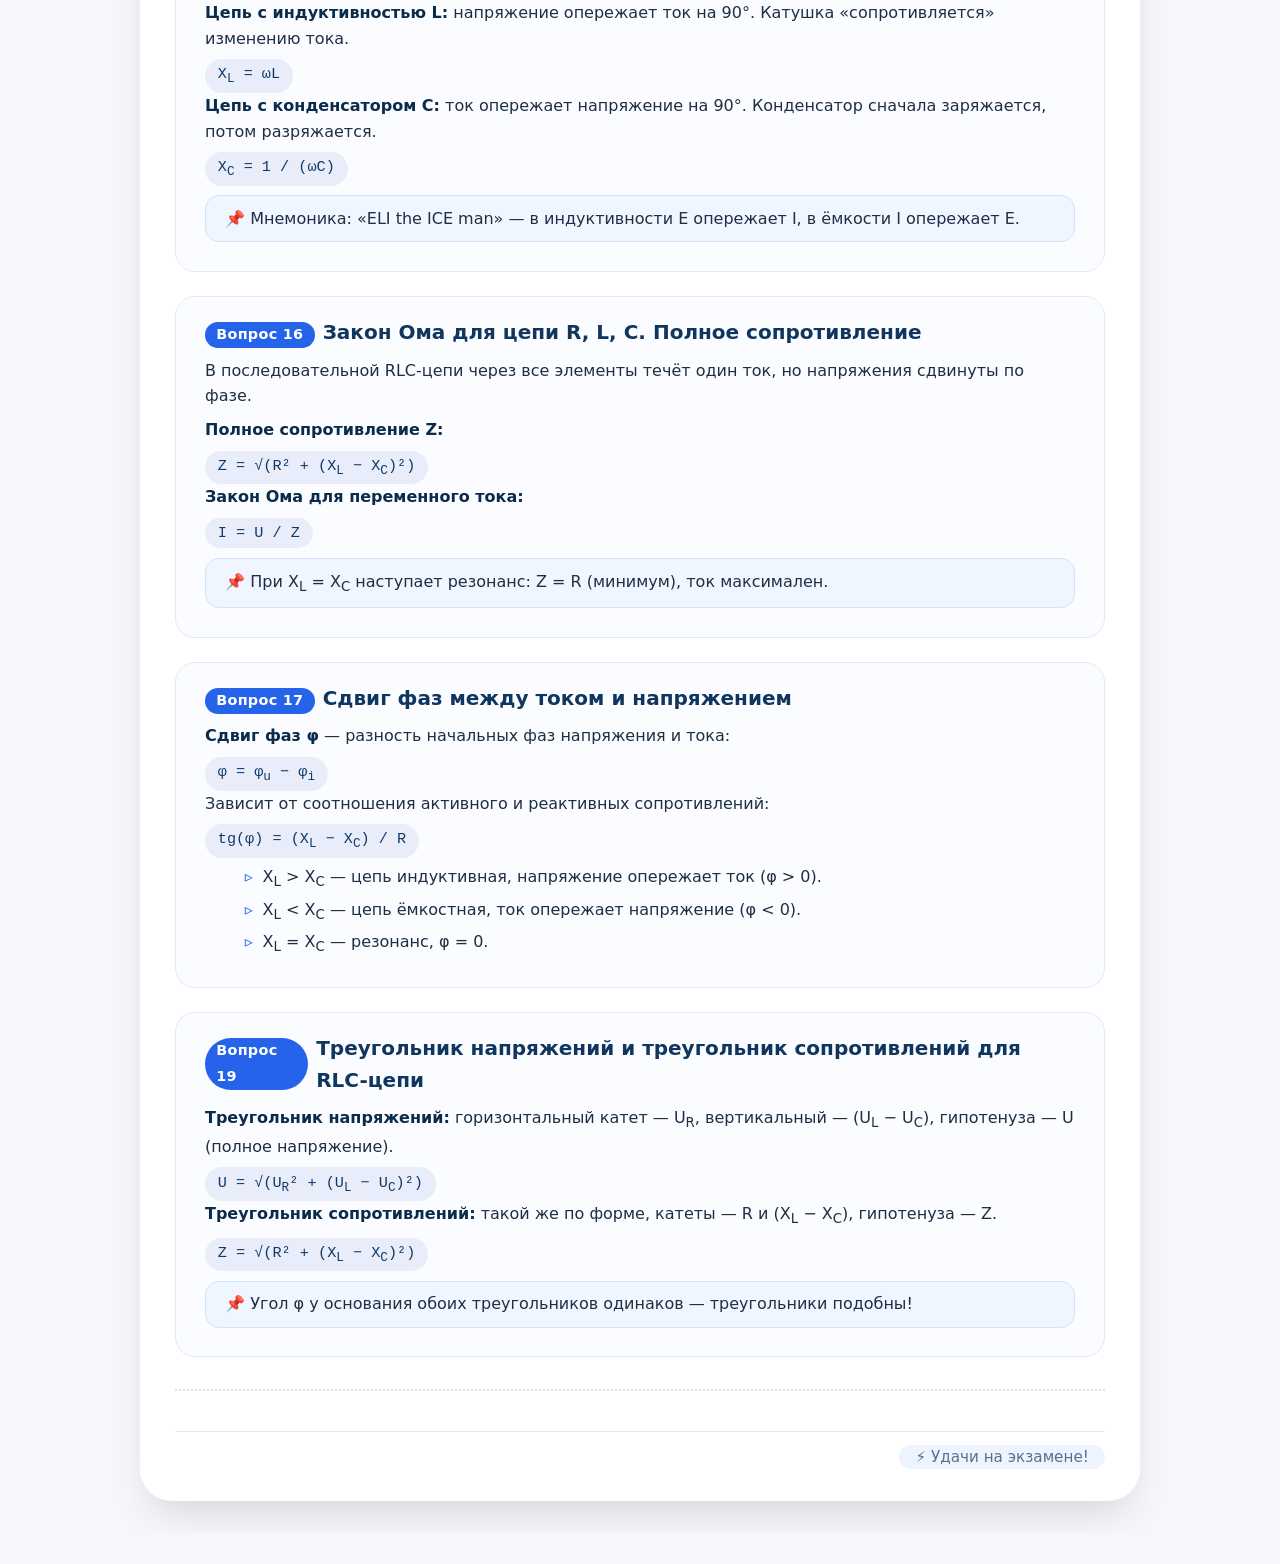
<file: deepseek_html_20260621_0ff9fd.html>
<!DOCTYPE html>
<html lang="ru">
<head>
    <meta charset="UTF-8">
    <meta name="viewport" content="width=device-width, initial-scale=1.0">
    <title>Ответы на экзамен: Электрические цепи</title>
    <style>
        * {
            margin: 0;
            padding: 0;
            box-sizing: border-box;
        }

        body {
            background: #f5f7fb;
            font-family: 'Segoe UI', Roboto, system-ui, -apple-system, sans-serif;
            padding: 2rem 1rem;
            line-height: 1.6;
            color: #1e293b;
        }

        .container {
            max-width: 1000px;
            margin: 0 auto;
            background: white;
            border-radius: 32px;
            padding: 2rem 2.2rem;
            box-shadow: 0 20px 40px -12px rgba(0, 0, 0, 0.15);
        }

        h1 {
            font-size: 2.4rem;
            font-weight: 700;
            letter-spacing: -0.5px;
            color: #0a1e3c;
            border-left: 6px solid #2563eb;
            padding-left: 1.2rem;
            margin-bottom: 0.25rem;
        }

        .subhead {
            font-size: 1.1rem;
            color: #475569;
            margin-top: -0.2rem;
            margin-bottom: 2.2rem;
            padding-left: 1.8rem;
            font-weight: 400;
            border-bottom: 1px solid #e9eef3;
            padding-bottom: 0.75rem;
        }

        .section-title {
            font-size: 1.9rem;
            font-weight: 600;
            margin: 2.2rem 0 1rem 0;
            color: #0b2b4a;
            border-bottom: 3px solid #dbe7f6;
            padding-bottom: 0.4rem;
        }

        .section-title:first-of-type {
            margin-top: 0.5rem;
        }

        .question-block {
            background: #fafcff;
            border-radius: 20px;
            padding: 1.2rem 1.8rem;
            margin-bottom: 1.5rem;
            border: 1px solid #e2eaf5;
            transition: box-shadow 0.15s;
        }

        .question-block:hover {
            box-shadow: 0 8px 18px -8px rgba(37, 99, 235, 0.12);
            border-color: #b9d0f0;
        }

        .question-title {
            font-size: 1.25rem;
            font-weight: 600;
            color: #10355e;
            margin-bottom: 0.6rem;
            display: flex;
            align-items: baseline;
            gap: 0.5rem;
        }

        .question-title .q-num {
            background: #2563eb;
            color: white;
            font-size: 0.9rem;
            font-weight: 600;
            padding: 0 0.7rem;
            border-radius: 30px;
            line-height: 1.8;
            letter-spacing: 0.3px;
        }

        .question-body {
            color: #1e2f44;
            font-size: 1rem;
        }

        .question-body p {
            margin-bottom: 0.5rem;
        }

        .question-body ul, .question-body ol {
            margin: 0.4rem 0 0.6rem 1.8rem;
        }

        .question-body li {
            margin-bottom: 0.2rem;
        }

        .question-body strong {
            color: #0b2b4a;
            font-weight: 600;
        }

        .question-body .highlight {
            background: #eef4ff;
            border-left: 4px solid #2563eb;
            padding: 0.1rem 0.8rem;
            border-radius: 0 8px 8px 0;
            display: inline-block;
            margin: 0.3rem 0;
        }

        .question-body .formula {
            background: #e8edf9;
            padding: 0.2rem 0.8rem;
            border-radius: 20px;
            font-family: 'Courier New', monospace;
            font-weight: 500;
            font-size: 0.95rem;
            display: inline-block;
            color: #0f3a6b;
        }

        .question-body .indent {
            padding-left: 1.2rem;
            border-left: 2px dashed #b9ceec;
            margin: 0.5rem 0 0.5rem 0.5rem;
        }

        .badge-note {
            background: #f1f5f9;
            color: #1e3d6b;
            font-size: 0.9rem;
            padding: 0.1rem 0.8rem;
            border-radius: 30px;
            display: inline-block;
            margin-right: 0.3rem;
        }

        hr {
            border: none;
            border-top: 2px dotted #d7e2f0;
            margin: 2rem 0 0.5rem 0;
        }

        .footer-credit {
            text-align: right;
            font-size: 0.95rem;
            color: #5b6f89;
            margin-top: 2.5rem;
            padding-top: 0.8rem;
            border-top: 1px solid #e2eaf5;
        }

        .footer-credit span {
            background: #eef4ff;
            padding: 0.2rem 1rem;
            border-radius: 40px;
        }

        @media (max-width: 600px) {
            .container {
                padding: 1.5rem 1rem;
            }
            h1 {
                font-size: 1.9rem;
                padding-left: 0.8rem;
            }
            .subhead {
                font-size: 1rem;
                padding-left: 0.8rem;
            }
            .section-title {
                font-size: 1.5rem;
            }
            .question-block {
                padding: 1rem 1.2rem;
            }
            .question-title {
                font-size: 1.1rem;
                flex-wrap: wrap;
            }
            .question-body ul, .question-body ol {
                margin-left: 1rem;
            }
        }

        /* для красивых маркеров */
        .question-body ul {
            list-style-type: '▹ ';
            padding-left: 1.5rem;
        }
        .question-body ul li {
            padding-left: 0.3rem;
            margin-bottom: 0.25rem;
        }
        .question-body ul li::marker {
            color: #2563eb;
        }

        /* для примеров */
        .example-box {
            background: #f0f6ff;
            border-radius: 14px;
            padding: 0.6rem 1.2rem;
            margin: 0.6rem 0;
            border: 1px solid #d3e2fc;
        }

        .example-box strong {
            color: #10355e;
        }
    </style>
</head>
<body>

<div class="container">
    <h1>⚡ Электрические цепи <br>постоянного и переменного тока</h1>
    <div class="subhead">Ответы на экзаменационные вопросы</div>

    <!-- Раздел 1 -->
    <h2 class="section-title">Раздел 1. Постоянный ток — основные понятия</h2>

    <div class="question-block">
        <div class="question-title"><span class="q-num">Вопрос 1</span> Электрический ток и условия его возникновения</div>
        <div class="question-body">
            <p><strong>Электрический ток</strong> — это направленное движение свободных заряженных частиц в проводнике под действием электрического поля.</p>
            <p>Чтобы ток возник, нужны два условия:</p>
            <ul>
                <li><strong>Источник</strong>, поддерживающий разность потенциалов (напряжение) — например, батарейка или генератор.</li>
                <li><strong>Замкнутая цепь</strong> — непрерывный путь, по которому могут двигаться заряды.</li>
            </ul>
            <p>Единица тока — <strong>ампер (А)</strong>. Постоянный ток неизменен по направлению и величине.</p>
        </div>
    </div>

    <div class="question-block">
        <div class="question-title"><span class="q-num">Вопрос 2</span> ЭДС и её отличие от напряжения</div>
        <div class="question-body">
            <p><strong>ЭДС (электродвижущая сила)</strong> — характеристика источника. Она показывает, какую работу совершают сторонние (неэлектрические) силы при переносе заряда внутри источника.</p>
            <div class="formula">E = A<sub>н</sub> / q</div>
            <p><strong>Напряжение</strong> — это то, что «падает» на внешней части цепи (на нагрузке).</p>
            <p><strong>Главное отличие:</strong> ЭДС зависит только от самого источника питания, а напряжение зависит от подключённой нагрузки и тока в цепи.</p>
            <div class="example-box">📌 Если у батарейки ЭДС = 1.5 В, то под нагрузкой на клеммах будет чуть меньше — часть напряжения «падает» на внутреннем сопротивлении.</div>
        </div>
    </div>

    <div class="question-block">
        <div class="question-title"><span class="q-num">Вопрос 3</span> Идеальный источник ЭДС, реальный источник напряжения и идеальный источник тока</div>
        <div class="question-body">
            <p><strong>Идеальный источник ЭДС</strong> — ЭДС не зависит от тока, внутреннее сопротивление равно нулю. Напряжение на клеммах всегда равно ЭДС. Это теоретическая модель.</p>
            <p><strong>Реальный источник напряжения</strong> — это идеальный источник ЭДС + последовательно включённое внутреннее сопротивление R<sub>вн</sub>.</p>
            <div class="formula">U = E − I·R<sub>вн</sub></div>
            <p><strong>Идеальный источник тока</strong> — выдаёт постоянный ток I<sub>к</sub>, не зависящий от нагрузки. Внутреннее сопротивление бесконечно. Напряжение плавает в зависимости от нагрузки.</p>
            <div class="example-box">📌 Запомни: источник напряжения — стабильное U, источник тока — стабильный I.</div>
        </div>
    </div>

    <div class="question-block">
        <div class="question-title"><span class="q-num">Вопрос 4</span> Закон Ома для участка цепи и для полной цепи</div>
        <div class="question-body">
            <p><strong>Для участка цепи</strong> (без ЭДС): ток прямо пропорционален напряжению и обратно пропорционален сопротивлению.</p>
            <div class="formula">I = U / R</div>
            <p><strong>Для полной цепи:</strong> ток прямо пропорционален ЭДС и обратно пропорционален полному сопротивлению (сумме внешнего R и внутреннего r).</p>
            <div class="formula">I = E / (R + r)</div>
            <div class="example-box">📌 Пример: батарейка 9 В, r = 1 Ом, R = 8 Ом → I = 9/(8+1) = 1 А</div>
        </div>
    </div>

    <div class="question-block">
        <div class="question-title"><span class="q-num">Вопрос 5</span> Первый и второй законы Кирхгофа</div>
        <div class="question-body">
            <p><strong>1-й закон Кирхгофа</strong> (для узлов): алгебраическая сумма токов в любом узле равна нулю. Сколько тока вошло — столько и вышло.</p>
            <div class="formula">ΣI = 0</div>
            <p><strong>2-й закон Кирхгофа</strong> (для контуров): сумма падений напряжений в замкнутом контуре равна сумме ЭДС в этом контуре.</p>
            <div class="formula">ΣI·R = ΣE</div>
            <p>Используются для расчёта токов и напряжений в сложных разветвлённых цепях.</p>
        </div>
    </div>

    <div class="question-block">
        <div class="question-title"><span class="q-num">Вопрос 6</span> Способы соединения элементов</div>
        <div class="question-body">
            <p><strong>Последовательное соединение</strong> — элементы включены один за другим, через все течёт один и тот же ток:</p>
            <ul>
                <li>Ток: I = I₁ = I₂ = I₃</li>
                <li>Напряжение: U = U₁ + U₂ + U₃</li>
                <li>Сопротивление: R = R₁ + R₂ + R₃</li>
            </ul>
            <p><strong>Параллельное соединение</strong> — все элементы подключены к одним и тем же двум узлам:</p>
            <ul>
                <li>Напряжение: U = U₁ = U₂ = U₃</li>
                <li>Ток: I = I₁ + I₂ + I₃</li>
                <li>Сопротивление: 1/R = 1/R₁ + 1/R₂ + 1/R₃</li>
            </ul>
            <p><strong>Смешанное соединение</strong> — сочетание последовательного и параллельного. Решается поэтапным упрощением.</p>
        </div>
    </div>

    <div class="question-block">
        <div class="question-title"><span class="q-num">Вопрос 7</span> КПД источника и режим максимальной мощности</div>
        <div class="question-body">
            <p><strong>КПД</strong> — отношение полезной мощности (мощности нагрузки) к мощности источника.</p>
            <div class="formula">η = P<sub>нагрузки</sub> / P<sub>источника</sub></div>
            <p>Максимальная полезная мощность достигается в режиме согласованной нагрузки: когда R = r (внешнее = внутреннему).</p>
            <p>В этом режиме КПД = 50% — половина энергии теряется на внутреннем сопротивлении. В энергетике такой режим не применяют, зато он используется в радиотехнике.</p>
        </div>
    </div>

    <!-- Раздел 2 -->
    <h2 class="section-title">Раздел 2. Методы расчёта электрических цепей</h2>

    <div class="question-block">
        <div class="question-title"><span class="q-num">Вопрос 8</span> Основные методы расчёта сложных цепей постоянного тока</div>
        <div class="question-body">
            <ul>
                <li>Метод непосредственного применения законов Кирхгофа</li>
                <li>Метод контурных токов (МКТ)</li>
                <li>Метод эквивалентных преобразований (МЭП)</li>
                <li>Метод суперпозиции (наложения)</li>
                <li>Метод эквивалентного генератора (МЭГ)</li>
                <li>Метод узловых потенциалов (МУП)</li>
            </ul>
        </div>
    </div>

    <div class="question-block">
        <div class="question-title"><span class="q-num">Вопрос 9</span> Метод контурных токов</div>
        <div class="question-body">
            <p>Идея: в каждом независимом контуре вводится фиктивный «контурный ток». Ток в ветви = алгебраическая сумма контурных токов через неё.</p>
            <p><strong>Порядок действий:</strong></p>
            <ul>
                <li>Найти узлы, ветви, контуры.</li>
                <li>Задать направления контурных токов (обычно все по часовой стрелке).</li>
                <li>Написать уравнения по 2-му закону Кирхгофа для каждого контура.</li>
                <li>Решить систему уравнений, найти контурные токи.</li>
                <li>Найти токи в ветвях как алгебраическую сумму контурных токов.</li>
            </ul>
            <div class="formula">R₁₁·I₁₁ ± R₁₂·I₂₂ = E₁₁</div>
            <div class="example-box">📌 Преимущество метода: уравнений меньше, чем при прямом применении законов Кирхгофа.</div>
        </div>
    </div>

    <div class="question-block">
        <div class="question-title"><span class="q-num">Вопрос 10</span> Метод непосредственного применения законов Кирхгофа</div>
        <div class="question-body">
            <p><strong>Порядок действий:</strong></p>
            <ul>
                <li>Обозначить узлы, ветви и задать условно положительные направления токов.</li>
                <li>Написать (у − 1) уравнений по 1-му закону Кирхгофа (у — число узлов).</li>
                <li>Написать (в − у + 1) уравнений по 2-му закону Кирхгофа (в — число ветвей).</li>
                <li>Решить систему уравнений — найти все токи.</li>
                <li>Проверить результат через баланс мощностей.</li>
            </ul>
            <div class="example-box">📌 Если ток получился отрицательным — он течёт в обратную сторону от выбранной.</div>
        </div>
    </div>

    <div class="question-block">
        <div class="question-title"><span class="q-num">Вопрос 11</span> Метод эквивалентных преобразований</div>
        <div class="question-body">
            <p>Идея: постепенно упрощать («сворачивать») схему, заменяя группы резисторов одним эквивалентным, пока не останется один источник и один потребитель.</p>
            <p><strong>Порядок действий:</strong></p>
            <ul>
                <li>Выбрать оптимальный путь упрощения схемы.</li>
                <li>Заменять группы последовательных и параллельных резисторов на эквивалентные.</li>
                <li>При необходимости использовать преобразование треугольник ↔ звезда.</li>
                <li>После нахождения общего тока — «разворачивать» схему обратно, находя токи в каждой ветви.</li>
            </ul>
        </div>
    </div>

    <div class="question-block">
        <div class="question-title"><span class="q-num">Вопрос 18</span> Баланс мощностей. Допустимая погрешность</div>
        <div class="question-body">
            <p><strong>Баланс мощностей</strong> отражает закон сохранения энергии: сумма мощностей всех источников = сумма мощностей всех потребителей.</p>
            <div class="formula">ΣP<sub>источников</sub> = ΣP<sub>потребителей</sub></div>
            <p>Погрешность баланса:</p>
            <div class="formula">δ = |P<sub>источн</sub> − P<sub>потреб</sub>| / P<sub>источн</sub> · 100%</div>
            <p><strong>Допустимая погрешность</strong> — менее 5%. Если погрешность больше 5% — есть ошибка в расчётах.</p>
        </div>
    </div>

    <div class="question-block">
        <div class="question-title"><span class="q-num">Вопрос 20</span> Преобразование треугольник–звезда и звезда–треугольник</div>
        <div class="question-body">
            <p>Применяется, когда резисторы соединены так, что нельзя выделить ни последовательные, ни параллельные группы.</p>
            <p><strong>Из треугольника (R₁₂, R₂₃, R₃₁) в звезду (Ra, Rb, Rc):</strong></p>
            <div class="formula">Ra = R₁₂·R₃₁ / (R₁₂ + R₂₃ + R₃₁)</div>
            <div class="formula">Rb = R₁₂·R₂₃ / (R₁₂ + R₂₃ + R₃₁)</div>
            <div class="formula">Rc = R₂₃·R₃₁ / (R₁₂ + R₂₃ + R₃₁)</div>
            <p><strong>Из звезды в треугольник — обратная формула:</strong></p>
            <div class="formula">R₁₂ = (Ra·Rb + Rb·Rc + Rc·Ra) / Rc</div>
            <div class="example-box">📌 Запомни: при переходе к звезде сопротивления уменьшаются, к треугольнику — увеличиваются.</div>
        </div>
    </div>

    <!-- Раздел 3 -->
    <h2 class="section-title">Раздел 3. Переменный ток</h2>

    <div class="question-block">
        <div class="question-title"><span class="q-num">Вопрос 12</span> Переменный синусоидальный ток и его преимущества</div>
        <div class="question-body">
            <p><strong>Переменный синусоидальный ток</strong> — ток, который изменяется во времени как по величине, так и по направлению по закону синуса.</p>
            <div class="formula">i(t) = I<sub>m</sub> · sin(ωt + φ)</div>
            <p><strong>Преимущества перед постоянным током:</strong></p>
            <ul>
                <li>Легче и дешевле получать (генераторы проще по конструкции).</li>
                <li>Легко передавать на большие расстояния — с помощью трансформатора повышают напряжение, снижая потери.</li>
                <li>Электродвигатели переменного тока дешевле и проще в обслуживании.</li>
            </ul>
        </div>
    </div>

    <div class="question-block">
        <div class="question-title"><span class="q-num">Вопрос 13</span> Период, частота, амплитуда, фаза и действующее значение</div>
        <div class="question-body">
            <p><strong>Период T</strong> [с] — время одного полного цикла изменения тока.</p>
            <p><strong>Частота f</strong> [Гц] = 1/T — количество колебаний в секунду. В России и Европе — 50 Гц, в США — 60 Гц.</p>
            <p><strong>Амплитуда I<sub>m</sub></strong> — максимальное значение тока (напряжения, ЭДС).</p>
            <p><strong>Фаза</strong> (ωt + φ) — характеризует состояние величины в данный момент. Начальная фаза φ — значение при t = 0.</p>
            <p><strong>Действующее значение I</strong> — постоянный ток, эквивалентный по тепловому действию:</p>
            <div class="formula">I = I<sub>m</sub> / √2 ≈ 0.707 · I<sub>m</sub></div>
            <div class="example-box">📌 Именно действующее значение показывают амперметры и вольтметры!</div>
        </div>
    </div>

    <div class="question-block">
        <div class="question-title"><span class="q-num">Вопрос 14</span> Вращающиеся векторы и векторная диаграмма</div>
        <div class="question-body">
            <p>Синусоидальную величину изображают как вектор, вращающийся с угловой скоростью ω. Проекция на вертикальную ось = мгновенное значение.</p>
            <p><strong>Векторная диаграмма</strong> — совокупность векторов ЭДС, напряжений и токов в общей системе координат (при t = 0). Она наглядно показывает:</p>
            <ul>
                <li>Действующие значения (длина векторов).</li>
                <li>Начальные фазы (углы векторов).</li>
                <li>Сдвиги фаз между величинами (разность углов).</li>
            </ul>
            <div class="example-box">📌 Сложение синусоид = геометрическое сложение векторов.</div>
        </div>
    </div>

    <div class="question-block">
        <div class="question-title"><span class="q-num">Вопрос 15</span> Поведение тока и напряжения в цепях R, L, C</div>
        <div class="question-body">
            <p><strong>Цепь с резистором R:</strong> ток и напряжение совпадают по фазе. Сдвига нет. Энергия превращается в тепло.</p>
            <p><strong>Цепь с индуктивностью L:</strong> напряжение опережает ток на 90°. Катушка «сопротивляется» изменению тока.</p>
            <div class="formula">X<sub>L</sub> = ωL</div>
            <p><strong>Цепь с конденсатором C:</strong> ток опережает напряжение на 90°. Конденсатор сначала заряжается, потом разряжается.</p>
            <div class="formula">X<sub>C</sub> = 1 / (ωC)</div>
            <div class="example-box">📌 Мнемоника: «ELI the ICE man» — в индуктивности E опережает I, в ёмкости I опережает E.</div>
        </div>
    </div>

    <div class="question-block">
        <div class="question-title"><span class="q-num">Вопрос 16</span> Закон Ома для цепи R, L, C. Полное сопротивление</div>
        <div class="question-body">
            <p>В последовательной RLC-цепи через все элементы течёт один ток, но напряжения сдвинуты по фазе.</p>
            <p><strong>Полное сопротивление Z:</strong></p>
            <div class="formula">Z = √(R² + (X<sub>L</sub> − X<sub>C</sub>)²)</div>
            <p><strong>Закон Ома для переменного тока:</strong></p>
            <div class="formula">I = U / Z</div>
            <div class="example-box">📌 При X<sub>L</sub> = X<sub>C</sub> наступает резонанс: Z = R (минимум), ток максимален.</div>
        </div>
    </div>

    <div class="question-block">
        <div class="question-title"><span class="q-num">Вопрос 17</span> Сдвиг фаз между током и напряжением</div>
        <div class="question-body">
            <p><strong>Сдвиг фаз φ</strong> — разность начальных фаз напряжения и тока:</p>
            <div class="formula">φ = φ<sub>u</sub> − φ<sub>i</sub></div>
            <p>Зависит от соотношения активного и реактивных сопротивлений:</p>
            <div class="formula">tg(φ) = (X<sub>L</sub> − X<sub>C</sub>) / R</div>
            <ul>
                <li>X<sub>L</sub> &gt; X<sub>C</sub> — цепь индуктивная, напряжение опережает ток (φ &gt; 0).</li>
                <li>X<sub>L</sub> &lt; X<sub>C</sub> — цепь ёмкостная, ток опережает напряжение (φ &lt; 0).</li>
                <li>X<sub>L</sub> = X<sub>C</sub> — резонанс, φ = 0.</li>
            </ul>
        </div>
    </div>

    <div class="question-block">
        <div class="question-title"><span class="q-num">Вопрос 19</span> Треугольник напряжений и треугольник сопротивлений для RLC-цепи</div>
        <div class="question-body">
            <p><strong>Треугольник напряжений:</strong> горизонтальный катет — U<sub>R</sub>, вертикальный — (U<sub>L</sub> − U<sub>C</sub>), гипотенуза — U (полное напряжение).</p>
            <div class="formula">U = √(U<sub>R</sub>² + (U<sub>L</sub> − U<sub>C</sub>)²)</div>
            <p><strong>Треугольник сопротивлений:</strong> такой же по форме, катеты — R и (X<sub>L</sub> − X<sub>C</sub>), гипотенуза — Z.</p>
            <div class="formula">Z = √(R² + (X<sub>L</sub> − X<sub>C</sub>)²)</div>
            <div class="example-box">📌 Угол φ у основания обоих треугольников одинаков — треугольники подобны!</div>
        </div>
    </div>

    <hr>
    <div class="footer-credit"><span>⚡ Удачи на экзамене!</span></div>
</div>

</body>
</html>
</file>
